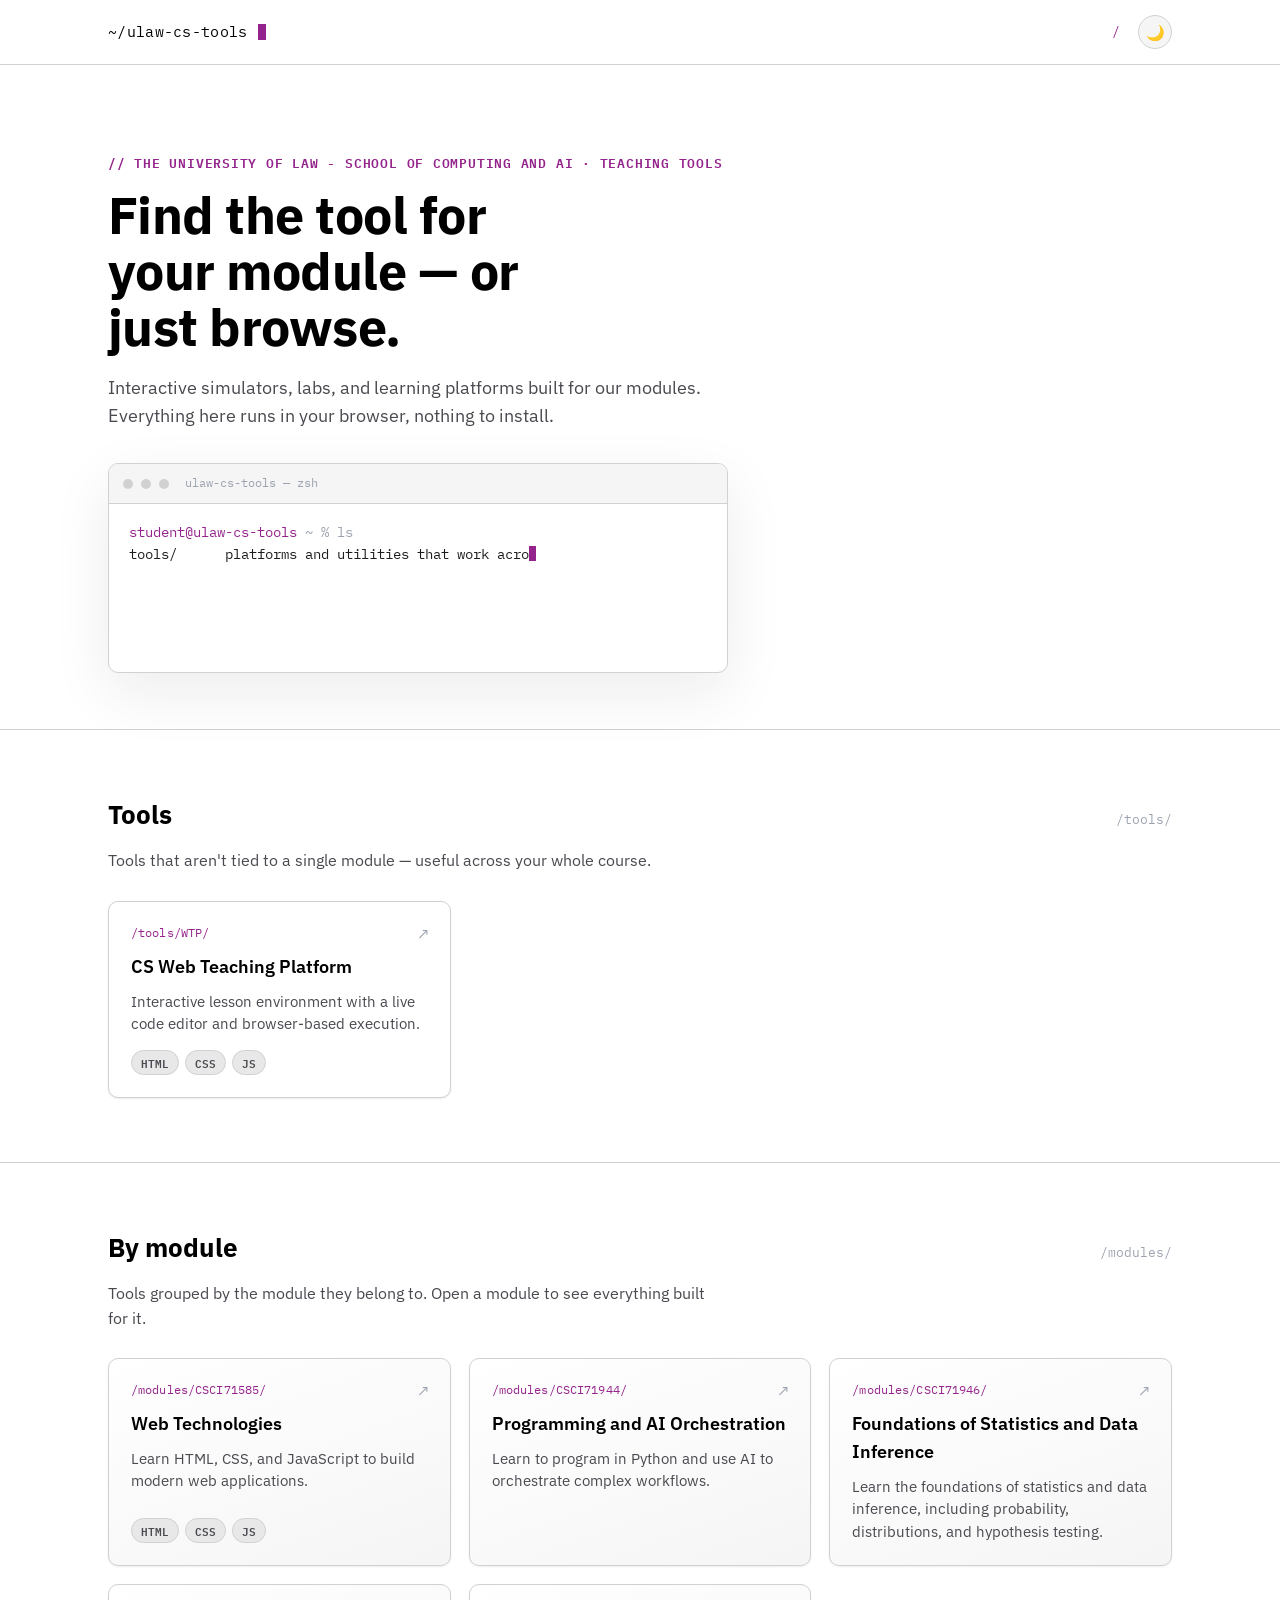
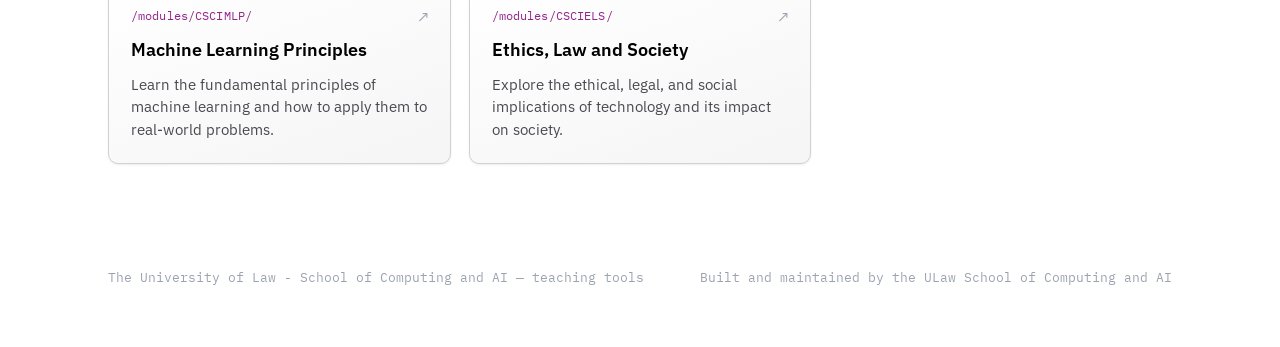
<file: index.html>
<!DOCTYPE html>
<html lang="en">
<head>
<meta charset="UTF-8">
<meta name="viewport" content="width=device-width, initial-scale=1.0">
<title>Computing Teaching Tools</title>
<meta name="description" content="Interactive teaching tools and simulators from the Computer Science team — browse by tool or by module.">
<link rel="preconnect" href="https://fonts.googleapis.com">
<link href="https://fonts.googleapis.com/css2?family=IBM+Plex+Mono:wght@400;500;600&family=IBM+Plex+Sans:wght@400;500;600;700&display=swap" rel="stylesheet">
<script>
  (function () {
    var saved = localStorage.getItem('cs-tools-theme');
    document.documentElement.setAttribute('data-theme', saved === 'dark' ? 'dark' : 'light');
  })();
</script>
<script src="https://university-of-law-computer-science.github.io/assets/terminal.js"></script>
<link rel="stylesheet" href="https://university-of-law-computer-science.github.io/assets/styles.css">
</head>
<body>

<nav class="topnav">
  <div class="wrap">
    <a class="brand" href="https://university-of-law-computer-science.github.io/index.html">
      <span>~/ulaw-cs-tools</span><span class="cursor"></span>
    </a>
    <div class="nav-right">
      <div class="crumbs"><span class="here">/</span></div>
      <button class="theme-toggle" data-theme-toggle aria-label="Toggle dark mode" aria-pressed="false">
        <span class="theme-icon moon">🌙</span>
        <span class="theme-icon sun">☀️</span>
      </button>
    </div>
  </div>
</nav>

<header class="hero">
  <div class="wrap">
    <p class="eyebrow">// THE UNIVERSITY OF LAW - SCHOOL OF COMPUTING AND AI · TEACHING TOOLS</p>
    <h1>Find the tool for your module — or just browse.</h1>
    <p class="lede">Interactive simulators, labs, and learning platforms built for our modules. Everything here runs in your browser, nothing to install.</p>

    <div class="terminal">
      <div class="bar">
        <span class="dot"></span><span class="dot"></span><span class="dot"></span>
        <span class="path">ulaw-cs-tools — zsh</span>
      </div>
      <div class="body">
        <div class="promptline"><span class="accent">student@ulaw-cs-tools</span> ~ % ls</div>
        <div class="out" data-type-target='[
          "[dir]tools/[/dir]      platforms and utilities that work across modules",
          "[dir]modules/[/dir]    per-module resource collections",
          "",
          "pick one below \u2193"
        ]'></div>
      </div>
    </div>
  </div>
</header>

<main>

  <section class="section" id="tools">
    <div class="wrap">
      <div class="section-head">
        <h2>Tools</h2>
        <span class="path-label">/tools/</span>
      </div>
      <p class="section-desc">Tools that aren't tied to a single module — useful across your whole course.</p>

      <div class="grid">
        <a class="card" href="https://university-of-law-computer-science.github.io/tools/WTP/" data-tool="wtp">
          <span class="path">/tools/WTP/</span>
          <h3>CS Web Teaching Platform</h3>
          <p>Interactive lesson environment with a live code editor and browser-based execution.</p>
          <div class="tags"><span class="tag">HTML</span><span class="tag">CSS</span><span class="tag">JS</span></div>
          <span class="arrow">↗</span>
        </a>

        <!-- Placeholder slot — duplicate this card for each additional module-independent tool
        <a class="card" href="https://university-of-law-computer-science.github.io/tools/[CODE]">
          <span class="path">/tools/[CODE]</span>
          <h3>Tool Name</h3>
          <p>Tool description goes here.</p>
          <div class="tags">Replace this text with the appropriate tags.</div>
          <span class="arrow">↗</span>
          </a> -->

      </div>
    </div>
  </section>

  <section class="section" id="modules">
    <div class="wrap">
      <div class="section-head">
        <h2>By module</h2>
        <span class="path-label">/modules/</span>
      </div>
      <p class="section-desc">Tools grouped by the module they belong to. Open a module to see everything built for it.</p>

      <div class="grid">
        <a class="card module" href="https://university-of-law-computer-science.github.io/modules/CSCI71585">
          <span class="path">/modules/CSCI71585/</span>
          <h3>Web Technologies</h3>
          <p>Learn HTML, CSS, and JavaScript to build modern web applications.</p>
          <div class="tags"><span class="tag">HTML</span><span class="tag">CSS</span><span class="tag">JS</span></div>
          <span class="arrow">↗</span>
        </a>
        <a class="card module" href="https://university-of-law-computer-science.github.io/modules/CSCI71944">
          <span class="path">/modules/CSCI71944/</span>
          <h3>Programming and AI Orchestration</h3>
          <p>Learn to program in Python and use AI to orchestrate complex workflows.</p>
          <!-- <div class="tags"><span class="tag">HTML</span><span class="tag">CSS</span><span class="tag">JS</span></div> -->
          <span class="arrow">↗</span>
        </a>
        <!-- CSCI71946 - Foundations of Statistics and Data Inference-->
        <a class="card module" href="https://university-of-law-computer-science.github.io/modules/CSCI71946">
          <span class="path">/modules/CSCI71946/</span>
          <h3>Foundations of Statistics and Data Inference</h3>
          <p>Learn the foundations of statistics and data inference, including probability, distributions, and hypothesis testing.</p>
          <!-- <div class="tags"><span class="tag">HTML</span><span class="tag">CSS</span><span class="tag">JS</span></div> -->
          <span class="arrow">↗</span>
        </a>

        <!-- CSCIMLP - Machine Learning Principles -->
        <a class="card module" href="https://university-of-law-computer-science.github.io/modules/CSCIMLP">
          <span class="path">/modules/CSCIMLP/</span>
          <h3>Machine Learning Principles</h3>
          <p>Learn the fundamental principles of machine learning and how to apply them to real-world problems.</p>
          <!-- <div class="tags"><span class="tag">HTML</span><span class="tag">CSS</span><span class="tag">JS</span></div> -->
          <span class="arrow">↗</span>
        </a>

        <!-- CSCIELS - Ethics, Law and Society -->
        <a class="card module" href="https://university-of-law-computer-science.github.io/modules/CSCIELS">
          <span class="path">/modules/CSCIELS/</span>
          <h3>Ethics, Law and Society</h3>
          <p>Explore the ethical, legal, and social implications of technology and its impact on society.</p>
          <!-- <div class="tags"><span class="tag">HTML</span><span class="tag">CSS</span><span class="tag">JS</span></div> -->
          <span class="arrow">↗</span>
        </a>

        <!-- Placeholder slot — duplicate this card for each additional module
        <a class="card module" href="https://university-of-law-computer-science.github.io/modules/[CODE]">
          <span class="path">/modules/[CODE]</span>
          <h3>Module Name</h3>
          <p>Module description goes here.</p>
          <div class="tags">Replace this text with the appropriate tags.</div>
          <span class="arrow">↗</span>
        </a> -->

      </div>
    </div>
  </section>

</main>

<footer>
  <div class="wrap">
    <span>The University of Law - School of Computing and AI — teaching tools</span>
    <span>Built and maintained by the ULaw School of Computing and AI</span>
  </div>
</footer>
<script src="https://university-of-law-computer-science.github.io/assets/theme.js"></script>
</body>
</html>
</file>
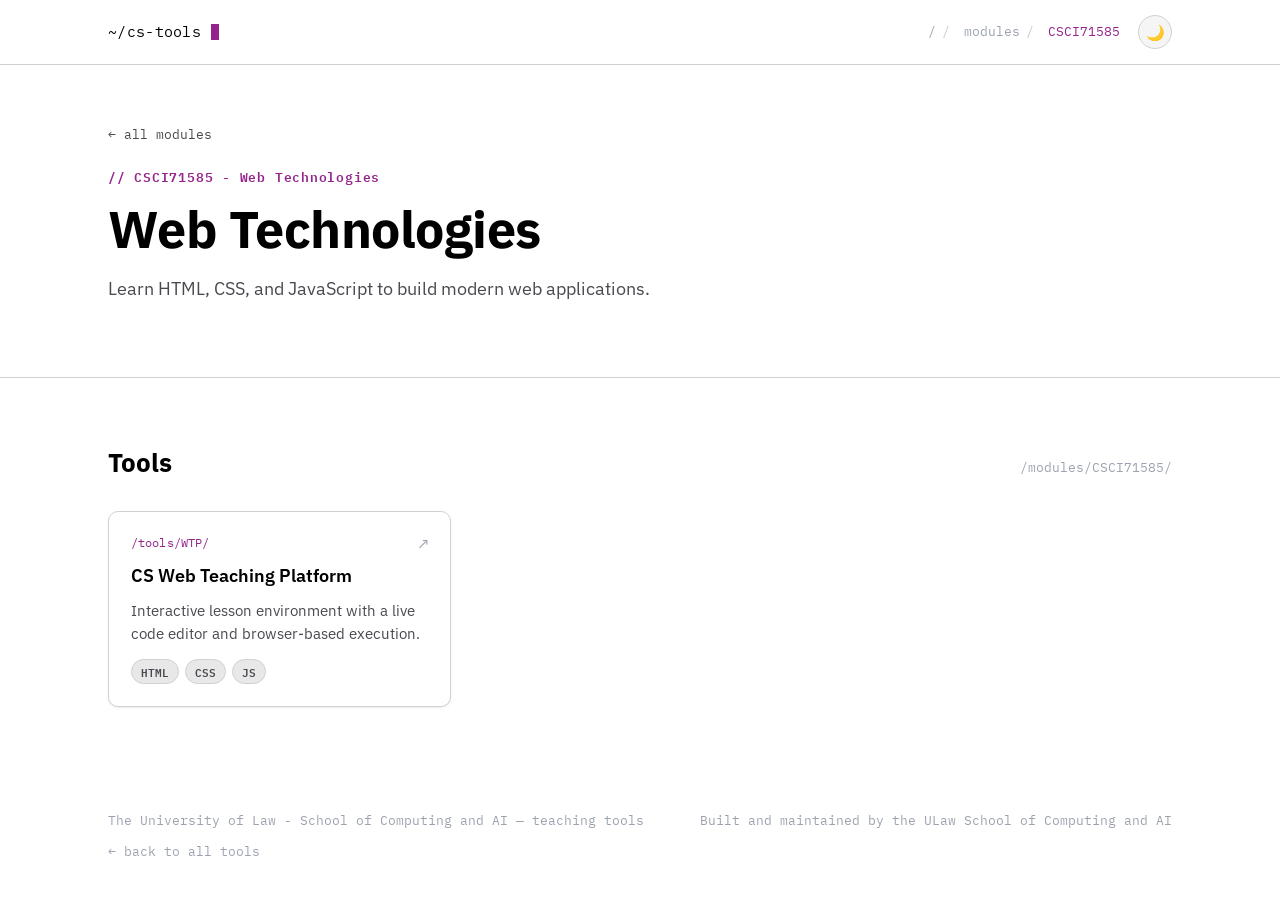
<file: modules/CSCI71585/index.html>
<!DOCTYPE html>
<html lang="en">
<head>
<meta charset="UTF-8">
<meta name="viewport" content="width=device-width, initial-scale=1.0">
<title>CSCI71585 - Web Technologies — Tools</title>
<meta name="description" content="Interactive tools for the Web Technologies module.">
<link rel="preconnect" href="https://fonts.googleapis.com">
<link href="https://fonts.googleapis.com/css2?family=IBM+Plex+Mono:wght@400;500;600&family=IBM+Plex+Sans:wght@400;500;600;700&display=swap" rel="stylesheet">
<script>
  (function () {
    var saved = localStorage.getItem('cs-tools-theme');
    document.documentElement.setAttribute('data-theme', saved === 'dark' ? 'dark' : 'light');
  })();
</script>
<link rel="stylesheet" href="https://university-of-law-computer-science.github.io/assets/styles.css">
</head>
<body>

<nav class="topnav">
  <div class="wrap">
    <a class="brand" href="https://university-of-law-computer-science.github.io/index.html">
      <span>~/cs-tools</span><span class="cursor"></span>
    </a>
    <div class="nav-right">
      <div class="crumbs">
        <a href="https://university-of-law-computer-science.github.io/index.html">/</a><span class="sep">/</span>
        <a href="https://university-of-law-computer-science.github.io/index.html#modules">modules</a><span class="sep">/</span>
        <span class="here">CSCI71585</span>
      </div>
      <button class="theme-toggle" data-theme-toggle aria-label="Toggle dark mode" aria-pressed="false">
        <span class="theme-icon moon">🌙</span>
        <span class="theme-icon sun">☀️</span>
      </button>
    </div>
  </div>
</nav>

<header class="hero" style="padding: 56px 0 40px;">
  <div class="wrap">
    <a class="back-link" href="https://university-of-law-computer-science.github.io/index.html">&larr; all modules</a>
    <p class="eyebrow">// CSCI71585 - Web Technologies</p>
    <h1>Web Technologies</h1>
    <p class="lede">Learn HTML, CSS, and JavaScript to build modern web applications.</p>
  </div>
</header>

<main>
  <section class="section">
    <div class="wrap">
      <div class="section-head">
        <h2>Tools</h2>
        <span class="path-label">/modules/CSCI71585/</span>
      </div>

      <div class="grid">
        <a class="card" href="https://university-of-law-computer-science.github.io/tools/WTP/">
          <span class="path">/tools/WTP/</span>
          <h3>CS Web Teaching Platform</h3>
          <p>Interactive lesson environment with a live code editor and browser-based execution.</p>
          <div class="tags"><span class="tag">HTML</span><span class="tag">CSS</span><span class="tag">JS</span></div>
          <span class="arrow">↗</span>
        </a>
      </div>
    </div>
  </section>
</main>

<footer>
  <div class="wrap">
    <span>The University of Law - School of Computing and AI — teaching tools</span>
    <span>Built and maintained by the ULaw School of Computing and AI</span>
    <a href="https://university-of-law-computer-science.github.io/index.html" style="color: inherit; text-decoration: none;">&larr; back to all tools</a>
  </div>
</footer>
<script src="https://university-of-law-computer-science.github.io/assets/theme.js"></script>
</body>
</html>
</file>
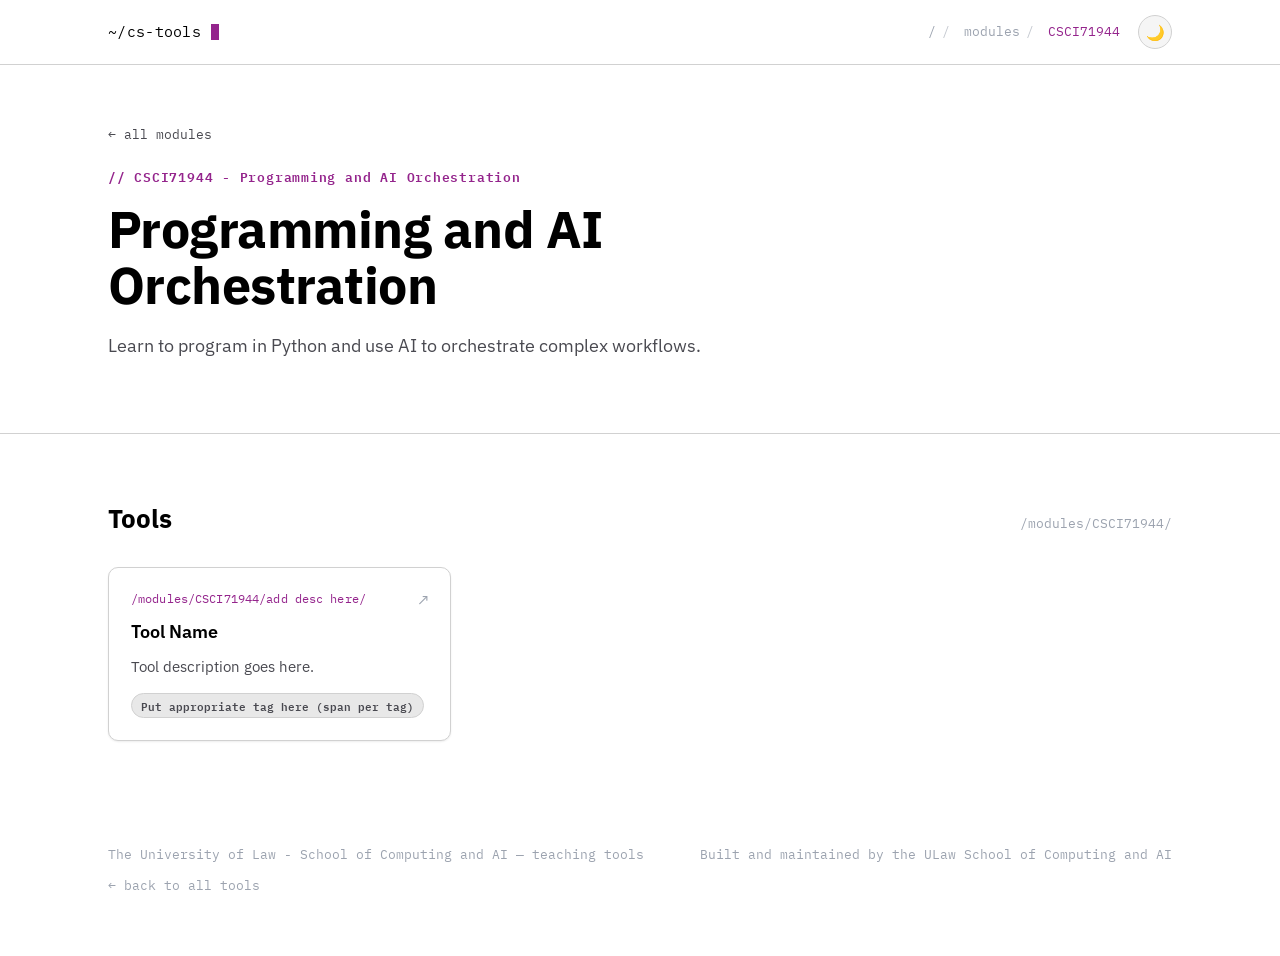
<file: modules/CSCI71944/index.html>
<!DOCTYPE html>
<html lang="en">
<head>
<meta charset="UTF-8">
<meta name="viewport" content="width=device-width, initial-scale=1.0">
<title>CSCI71944 - Programming and AI Orchestration — Tools</title>
<meta name="description" content="Interactive tools for the Programming and AI Orchestration module.">
<link rel="preconnect" href="https://fonts.googleapis.com">
<link href="https://fonts.googleapis.com/css2?family=IBM+Plex+Mono:wght@400;500;600&family=IBM+Plex+Sans:wght@400;500;600;700&display=swap" rel="stylesheet">
<script>
  (function () {
    var saved = localStorage.getItem('cs-tools-theme');
    document.documentElement.setAttribute('data-theme', saved === 'dark' ? 'dark' : 'light');
  })();
</script>
<link rel="stylesheet" href="https://university-of-law-computer-science.github.io/assets/styles.css">
</head>
<body>

<nav class="topnav">
  <div class="wrap">
    <a class="brand" href="https://university-of-law-computer-science.github.io/index.html">
      <span>~/cs-tools</span><span class="cursor"></span>
    </a>
    <div class="nav-right">
      <div class="crumbs">
        <a href="https://university-of-law-computer-science.github.io/index.html">/</a><span class="sep">/</span>
        <a href="https://university-of-law-computer-science.github.io/index.html#modules">modules</a><span class="sep">/</span>
        <span class="here">CSCI71944</span>
      </div>
      <button class="theme-toggle" data-theme-toggle aria-label="Toggle dark mode" aria-pressed="false">
        <span class="theme-icon moon">🌙</span>
        <span class="theme-icon sun">☀️</span>
      </button>
    </div>
  </div>
</nav>

<header class="hero" style="padding: 56px 0 40px;">
  <div class="wrap">
    <a class="back-link" href="https://university-of-law-computer-science.github.io/index.html">&larr; all modules</a>
    <p class="eyebrow">// CSCI71944 - Programming and AI Orchestration</p>
    <h1>Programming and AI Orchestration</h1>
    <p class="lede">Learn to program in Python and use AI to orchestrate complex workflows.</p>
  </div>
</header>

<main>
  <section class="section">
    <div class="wrap">
      <div class="section-head">
        <h2>Tools</h2>
        <span class="path-label">/modules/CSCI71944/</span>
      </div>

      <div class="grid">
        <!-- Placeholder slot — duplicate this card for each additional tool -->
        <a class="card" href="https://university-of-law-computer-science.github.io/CSCI71944/ADD-HERE/">
          <span class="path">/modules/CSCI71944/add desc here/</span>
          <h3>Tool Name</h3>
          <p>Tool description goes here.</p>
          <div class="tags"><span class="tag">Put appropriate tag here (span per tag)</span></div>
          <span class="arrow">↗</span>
        </a>
      </div>
    </div>
  </section>
</main>

<footer>
  <div class="wrap">
    <span>The University of Law - School of Computing and AI — teaching tools</span>
    <span>Built and maintained by the ULaw School of Computing and AI</span>
    <a href="https://university-of-law-computer-science.github.io/index.html" style="color: inherit; text-decoration: none;">&larr; back to all tools</a>
  </div>
</footer>
<script src="https://university-of-law-computer-science.github.io/assets/theme.js"></script>
</body>
</html>
</file>
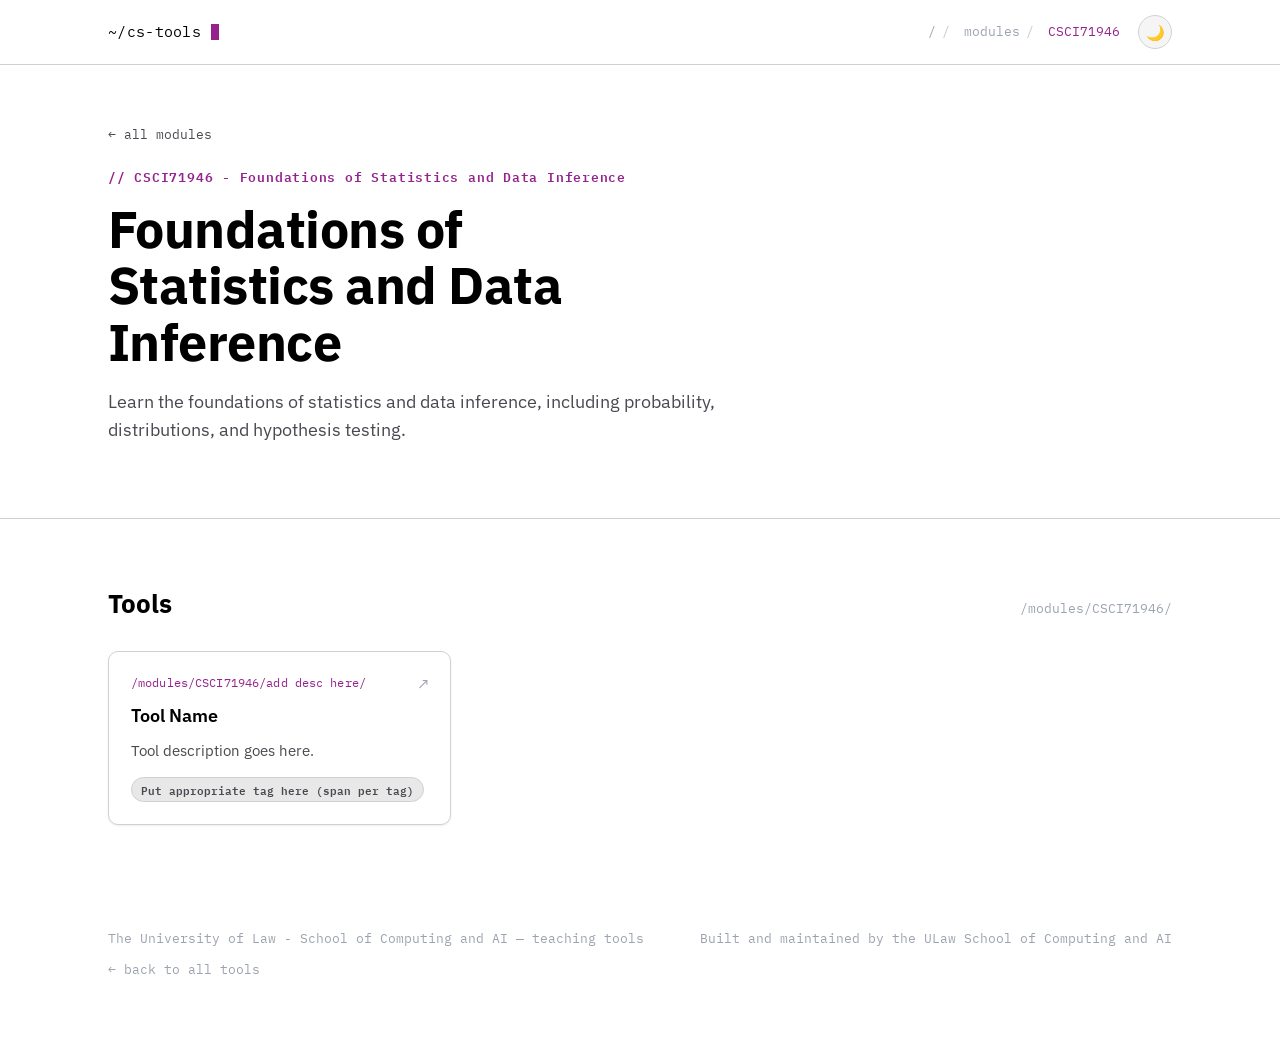
<file: modules/CSCI71946/index.html>
<!DOCTYPE html>
<html lang="en">
<head>
<meta charset="UTF-8">
<meta name="viewport" content="width=device-width, initial-scale=1.0">
<title>CSCI71946 - Foundations of Statistics and Data Inference — Tools</title>
<meta name="description" content="Interactive tools for the Foundations of Statistics and Data Inference module.">
<link rel="preconnect" href="https://fonts.googleapis.com">
<link href="https://fonts.googleapis.com/css2?family=IBM+Plex+Mono:wght@400;500;600&family=IBM+Plex+Sans:wght@400;500;600;700&display=swap" rel="stylesheet">
<script>
  (function () {
    var saved = localStorage.getItem('cs-tools-theme');
    document.documentElement.setAttribute('data-theme', saved === 'dark' ? 'dark' : 'light');
  })();
</script>
<link rel="stylesheet" href="https://university-of-law-computer-science.github.io/assets/styles.css">
</head>
<body>

<nav class="topnav">
  <div class="wrap">
    <a class="brand" href="https://university-of-law-computer-science.github.io/index.html">
      <span>~/cs-tools</span><span class="cursor"></span>
    </a>
    <div class="nav-right">
      <div class="crumbs">
        <a href="https://university-of-law-computer-science.github.io/index.html">/</a><span class="sep">/</span>
        <a href="https://university-of-law-computer-science.github.io/index.html#modules">modules</a><span class="sep">/</span>
        <span class="here">CSCI71946</span>
      </div>
      <button class="theme-toggle" data-theme-toggle aria-label="Toggle dark mode" aria-pressed="false">
        <span class="theme-icon moon">🌙</span>
        <span class="theme-icon sun">☀️</span>
      </button>
    </div>
  </div>
</nav>

<header class="hero" style="padding: 56px 0 40px;">
  <div class="wrap">
    <a class="back-link" href="https://university-of-law-computer-science.github.io/index.html">&larr; all modules</a>
    <p class="eyebrow">// CSCI71946 - Foundations of Statistics and Data Inference</p>
    <h1>Foundations of Statistics and Data Inference</h1>
    <p class="lede">Learn the foundations of statistics and data inference, including probability, distributions, and hypothesis testing.</p>
  </div>
</header>

<main>
  <section class="section">
    <div class="wrap">
      <div class="section-head">
        <h2>Tools</h2>
        <span class="path-label">/modules/CSCI71946/</span>
      </div>

      <div class="grid">
        <a class="card" href="https://university-of-law-computer-science.github.io/CSCI71946/ADD-HERE/">
          <span class="path">/modules/CSCI71946/add desc here/</span>
          <h3>Tool Name</h3>
          <p>Tool description goes here.</p>
          <div class="tags"><span class="tag">Put appropriate tag here (span per tag)</span></div>
          <span class="arrow">↗</span>
        </a>
      </div>
    </div>
  </section>
</main>

<footer>
  <div class="wrap">
    <span>The University of Law - School of Computing and AI — teaching tools</span>
    <span>Built and maintained by the ULaw School of Computing and AI</span>
    <a href="https://university-of-law-computer-science.github.io/index.html" style="color: inherit; text-decoration: none;">&larr; back to all tools</a>
  </div>
</footer>
<script src="https://university-of-law-computer-science.github.io/assets/theme.js"></script>
</body>
</html>
</file>
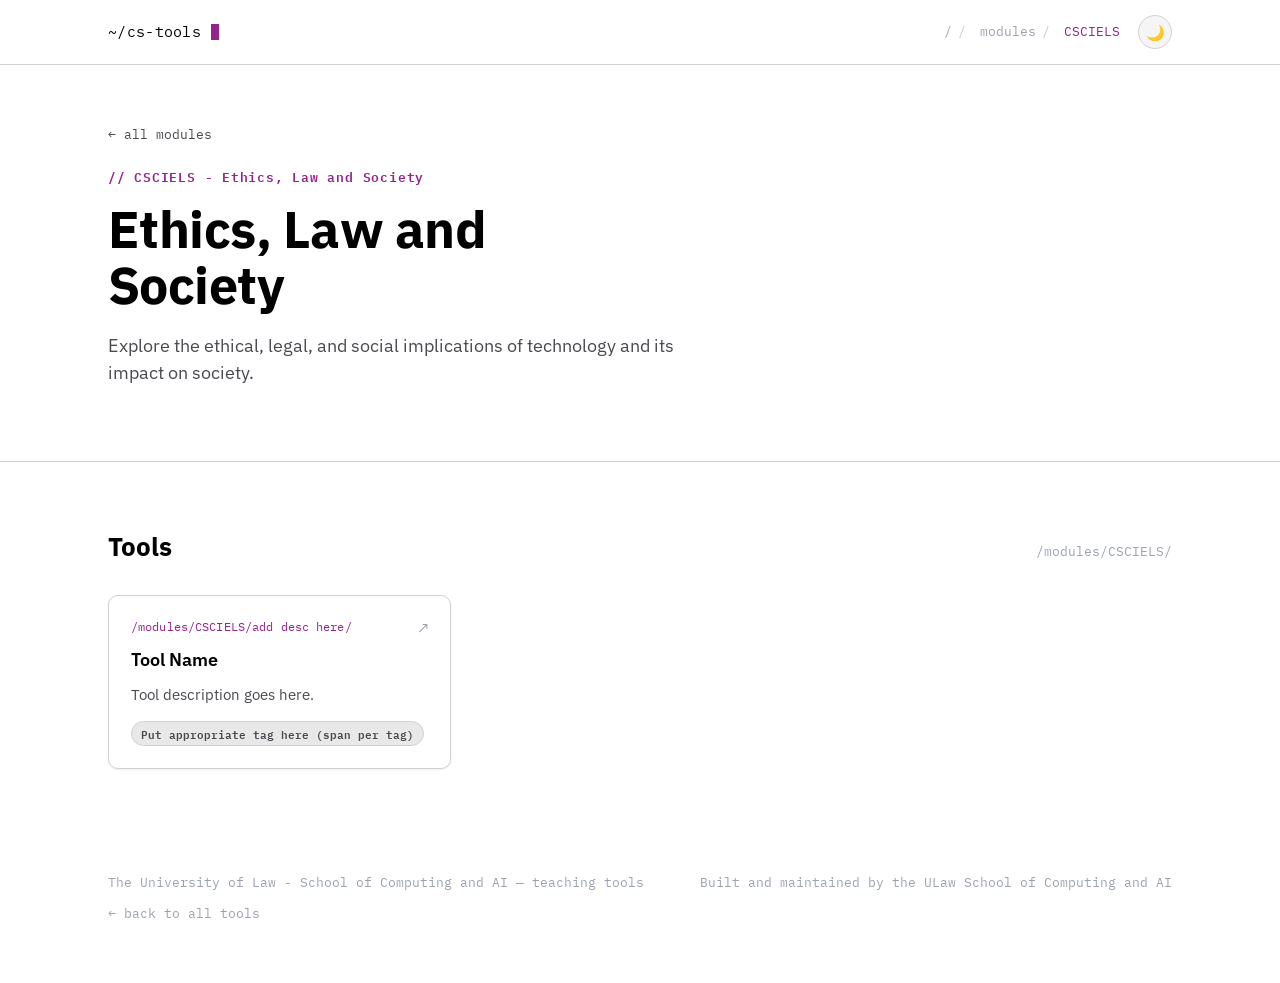
<file: modules/CSCIELS/index.html>
<!DOCTYPE html>
<html lang="en">
<head>
<meta charset="UTF-8">
<meta name="viewport" content="width=device-width, initial-scale=1.0">
<title>CSCIELS - Ethics, Law and Society — Tools</title>
<meta name="description" content="Interactive tools for the Ethics, Law and Society module.">
<link rel="preconnect" href="https://fonts.googleapis.com">
<link href="https://fonts.googleapis.com/css2?family=IBM+Plex+Mono:wght@400;500;600&family=IBM+Plex+Sans:wght@400;500;600;700&display=swap" rel="stylesheet">
<script>
  (function () {
    var saved = localStorage.getItem('cs-tools-theme');
    document.documentElement.setAttribute('data-theme', saved === 'dark' ? 'dark' : 'light');
  })();
</script>
<link rel="stylesheet" href="https://university-of-law-computer-science.github.io/assets/styles.css">
</head>
<body>

<nav class="topnav">
  <div class="wrap">
    <a class="brand" href="https://university-of-law-computer-science.github.io/index.html">
      <span>~/cs-tools</span><span class="cursor"></span>
    </a>
    <div class="nav-right">
      <div class="crumbs">
        <a href="https://university-of-law-computer-science.github.io/index.html">/</a><span class="sep">/</span>
        <a href="https://university-of-law-computer-science.github.io/index.html#modules">modules</a><span class="sep">/</span>
        <span class="here">CSCIELS</span>
      </div>
      <button class="theme-toggle" data-theme-toggle aria-label="Toggle dark mode" aria-pressed="false">
        <span class="theme-icon moon">🌙</span>
        <span class="theme-icon sun">☀️</span>
      </button>
    </div>
  </div>
</nav>

<header class="hero" style="padding: 56px 0 40px;">
  <div class="wrap">
    <a class="back-link" href="https://university-of-law-computer-science.github.io/index.html">&larr; all modules</a>
    <p class="eyebrow">// CSCIELS - Ethics, Law and Society</p>
    <h1>Ethics, Law and Society</h1>
    <p class="lede">Explore the ethical, legal, and social implications of technology and its impact on society.</p>
  </div>
</header>

<main>
  <section class="section">
    <div class="wrap">
      <div class="section-head">
        <h2>Tools</h2>
        <span class="path-label">/modules/CSCIELS/</span>
      </div>

      <div class="grid">
        <a class="card" href="https://university-of-law-computer-science.github.io/CSCIELS/ADD-HERE/">
          <span class="path">/modules/CSCIELS/add desc here/</span>
          <h3>Tool Name</h3>
          <p>Tool description goes here.</p>
          <div class="tags"><span class="tag">Put appropriate tag here (span per tag)</span></div>
          <span class="arrow">↗</span>
        </a>
      </div>
    </div>
  </section>
</main>

<footer>
  <div class="wrap">
    <span>The University of Law - School of Computing and AI — teaching tools</span>
    <span>Built and maintained by the ULaw School of Computing and AI</span>
    <a href="https://university-of-law-computer-science.github.io/index.html" style="color: inherit; text-decoration: none;">&larr; back to all tools</a>
  </div>
</footer>
<script src="https://university-of-law-computer-science.github.io/assets/theme.js"></script>
</body>
</html>
</file>
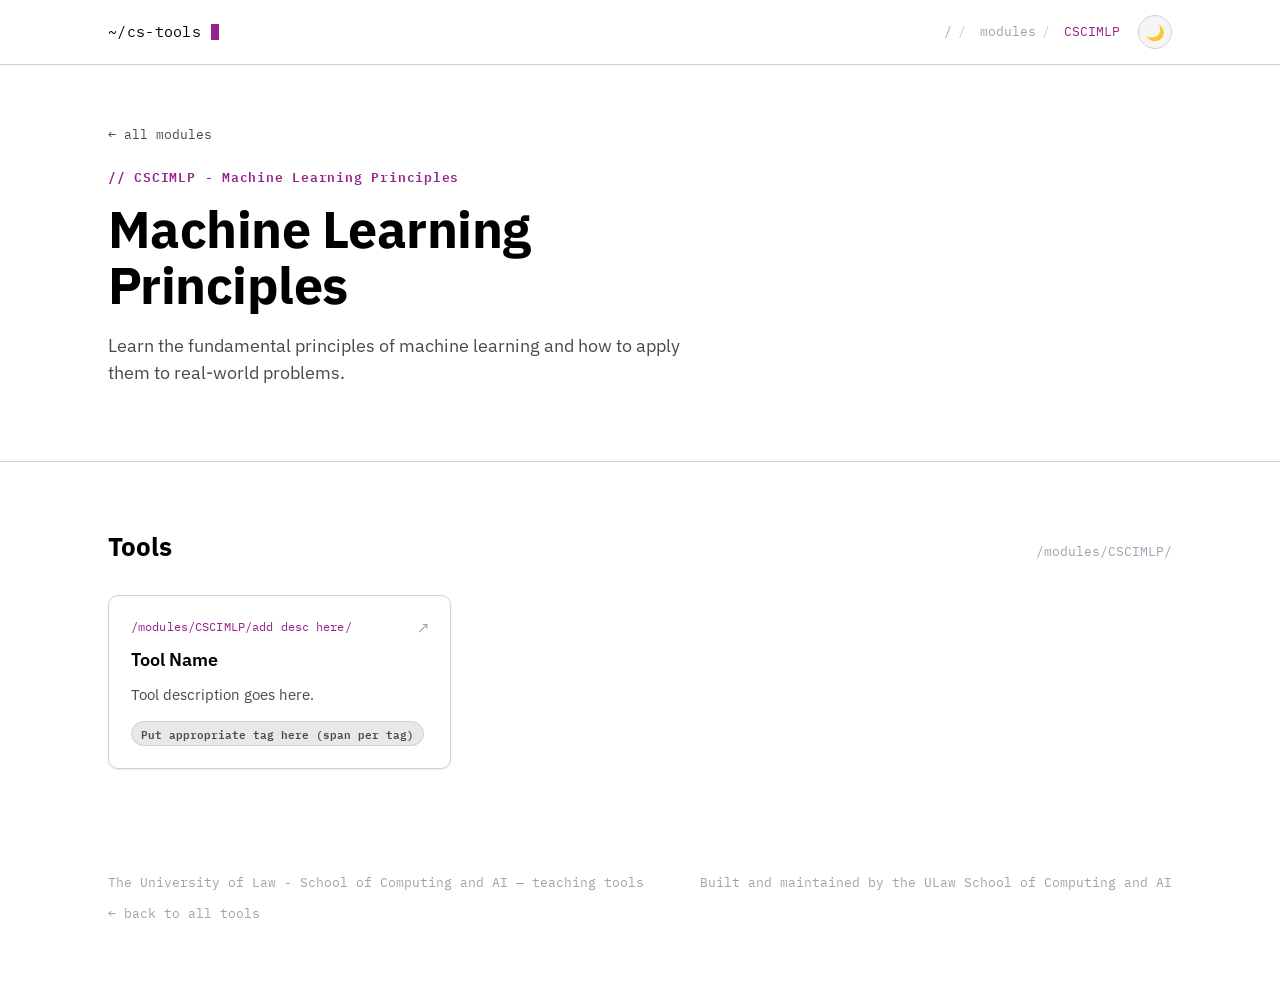
<file: modules/CSCIMLP/index.html>
<!DOCTYPE html>
<html lang="en">
<head>
<meta charset="UTF-8">
<meta name="viewport" content="width=device-width, initial-scale=1.0">
<title>CSCIMLP - Machine Learning Principles — Tools</title>
<meta name="description" content="Interactive tools for the Machine Learning Principles module.">
<link rel="preconnect" href="https://fonts.googleapis.com">
<link href="https://fonts.googleapis.com/css2?family=IBM+Plex+Mono:wght@400;500;600&family=IBM+Plex+Sans:wght@400;500;600;700&display=swap" rel="stylesheet">
<script>
  (function () {
    var saved = localStorage.getItem('cs-tools-theme');
    document.documentElement.setAttribute('data-theme', saved === 'dark' ? 'dark' : 'light');
  })();
</script>
<link rel="stylesheet" href="https://university-of-law-computer-science.github.io/assets/styles.css">
</head>
<body>

<nav class="topnav">
  <div class="wrap">
    <a class="brand" href="https://university-of-law-computer-science.github.io/index.html">
      <span>~/cs-tools</span><span class="cursor"></span>
    </a>
    <div class="nav-right">
      <div class="crumbs">
        <a href="https://university-of-law-computer-science.github.io/index.html">/</a><span class="sep">/</span>
        <a href="https://university-of-law-computer-science.github.io/index.html#modules">modules</a><span class="sep">/</span>
        <span class="here">CSCIMLP</span>
      </div>
      <button class="theme-toggle" data-theme-toggle aria-label="Toggle dark mode" aria-pressed="false">
        <span class="theme-icon moon">🌙</span>
        <span class="theme-icon sun">☀️</span>
      </button>
    </div>
  </div>
</nav>

<header class="hero" style="padding: 56px 0 40px;">
  <div class="wrap">
    <a class="back-link" href="https://university-of-law-computer-science.github.io/index.html">&larr; all modules</a>
    <p class="eyebrow">// CSCIMLP - Machine Learning Principles</p>
    <h1>Machine Learning Principles</h1>
    <p class="lede">Learn the fundamental principles of machine learning and how to apply them to real-world problems.</p>
  </div>
</header>

<main>
  <section class="section">
    <div class="wrap">
      <div class="section-head">
        <h2>Tools</h2>
        <span class="path-label">/modules/CSCIMLP/</span>
      </div>

      <div class="grid">
        <a class="card" href="https://university-of-law-computer-science.github.io/CSCIMLP/ADD-HERE/">
          <span class="path">/modules/CSCIMLP/add desc here/</span>
          <h3>Tool Name</h3>
          <p>Tool description goes here.</p>
          <div class="tags"><span class="tag">Put appropriate tag here (span per tag)</span></div>
          <span class="arrow">↗</span>
        </a>
      </div>
    </div>
  </section>
</main>

<footer>
  <div class="wrap">
    <span>The University of Law - School of Computing and AI — teaching tools</span>
    <span>Built and maintained by the ULaw School of Computing and AI</span>
    <a href="https://university-of-law-computer-science.github.io/index.html" style="color: inherit; text-decoration: none;">&larr; back to all tools</a>
  </div>
</footer>
<script src="https://university-of-law-computer-science.github.io/assets/theme.js"></script>
</body>
</html>
</file>
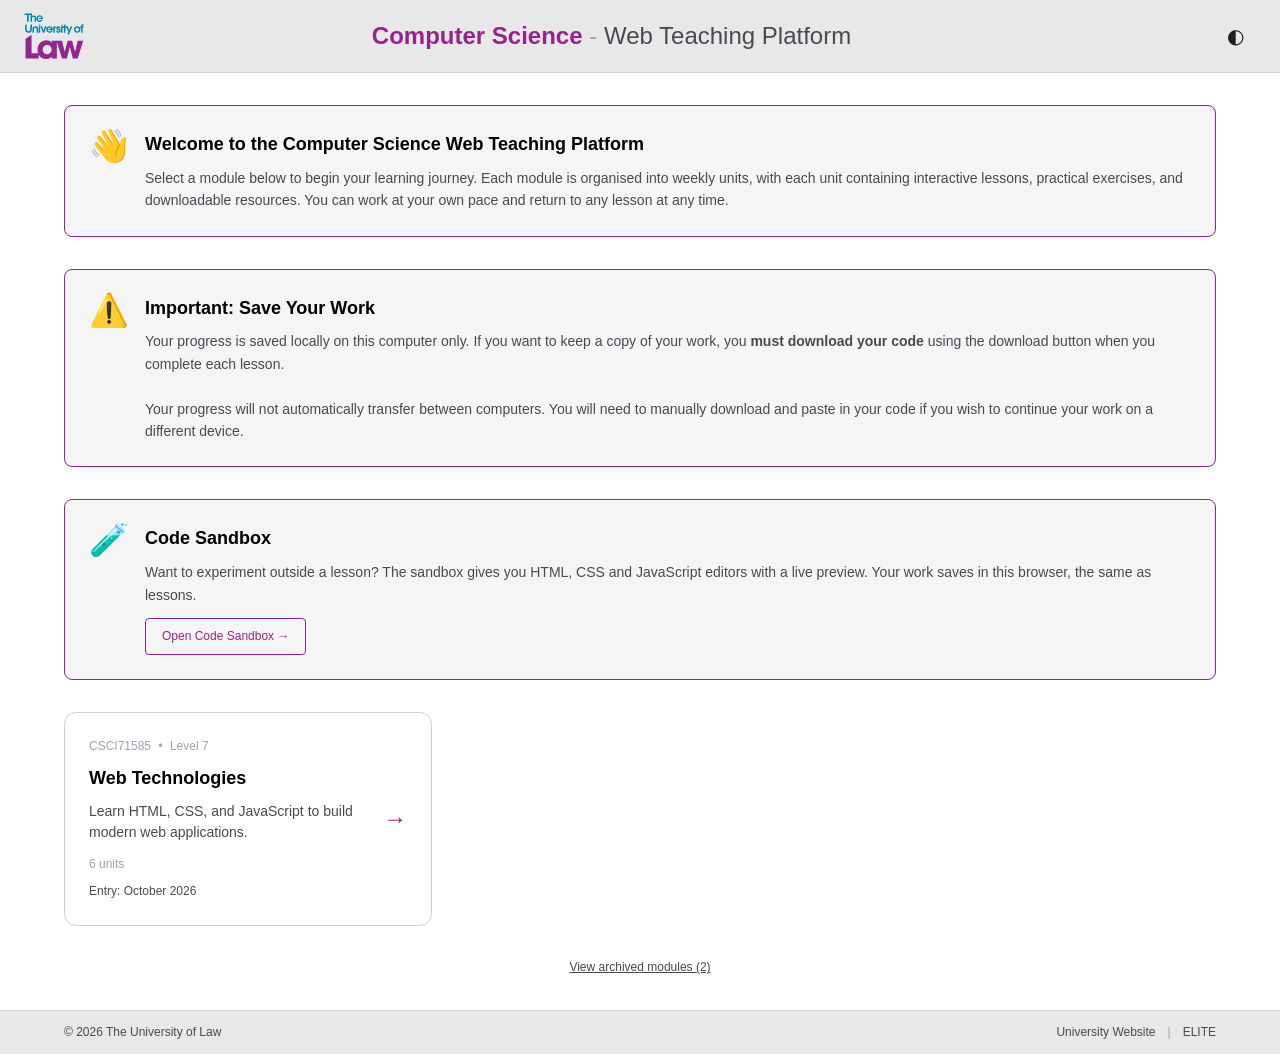
<file: tools/WTP/index.html>
<!DOCTYPE html>
<html lang="en">
<head>
    <meta charset="UTF-8">
    <meta name="viewport" content="width=device-width, initial-scale=1.0">
    <title>Course Modules | CS WTP</title>
    <link rel="icon" type="image/svg+xml" href="assets/icons/ulaw-logo.svg">
    <link rel="stylesheet" href="css/variables.css">
    <link rel="stylesheet" href="css/common.css">
    <link rel="stylesheet" href="css/module-list.css">

    <!-- Page-specific CSS here -->
</head>
<body>
    <!-- GLOBAL HEADER -->
    <header class="global-header">
        <div class="header-container">
            <div class="header-left">
                <div class="logo">
                    <img src="assets/icons/ulaw-logo.svg" alt="The University of Law Logo">
                </div>
            </div>
            <div class="header-center">
                <p class="platform-title">
                    <span class="subject">Computer Science</span>
                    <span class="separator"> - </span>
                    <span class="platform">Web Teaching Platform</span>
                </p>
            </div>
            <div class="header-right">
                <button class="nav-btn" id="darkModeToggle" aria-label="Toggle dark mode">
                    <span id="darkModeIcon" class="theme-icon">◐</span>
                </button>
            </div>
        </div>
    </header>

    <!-- MAIN CONTENT -->
    <main class="main-content">
        <div class="info-banner">
            <div class="banner-icon">👋</div>
            <div class="banner-content">
                <h2 class="banner-title">Welcome to the Computer Science Web Teaching Platform</h2>
                <p class="banner-text">Select a module below to begin your learning journey. Each module is organised into weekly units, with each unit containing interactive lessons, practical exercises, and downloadable resources. You can work at your own pace and return to any lesson at any time.</p>
            </div>
        </div>
        <div class="info-banner">
            <div class="banner-icon">⚠️</div>
            <div class="banner-content">
                <h2 class="banner-title">Important: Save Your Work</h2>
                <p class="banner-text">Your progress is saved locally on this computer only. If you want to keep a copy of your work, you <strong>must download your code</strong> using the download button when you complete each lesson.</p>
                <br>
                <p class="banner-text">Your progress will not automatically transfer between computers. You will need to manually download and paste in your code if you wish to continue your work on a different device.</p>
            </div>
        </div>
        <div class="info-banner">
            <div class="banner-icon">🧪</div>
            <div class="banner-content">
                <h2 class="banner-title">Code Sandbox</h2>
                <p class="banner-text">Want to experiment outside a lesson? The sandbox gives you HTML, CSS and JavaScript editors with a live preview. Your work saves in this browser, the same as lessons.</p>
                <a href="lesson.html?module=sandbox" class="sandbox-link">Open Code Sandbox →</a>
            </div>
        </div>

        <div class="module-grid" id="moduleGrid">
        </div>
    </main>

    <!-- GLOBAL FOOTER -->
    <footer class="global-footer">
        <div class="footer-container">
            <p class="copyright">© 2026 The University of Law</p>
            <nav class="footer-links">
                <a href="https://www.law.ac.uk" target="_blank">University Website</a>
                <span class="separator">|</span>
                <a href="https://elite.law.ac.uk" target="_blank">ELITE</a>
            </nav>
        </div>
    </footer>
    <script src="js/module-list.js"></script>
    <script src="js/dark-mode.js"></script>
</body>
</html>
</file>
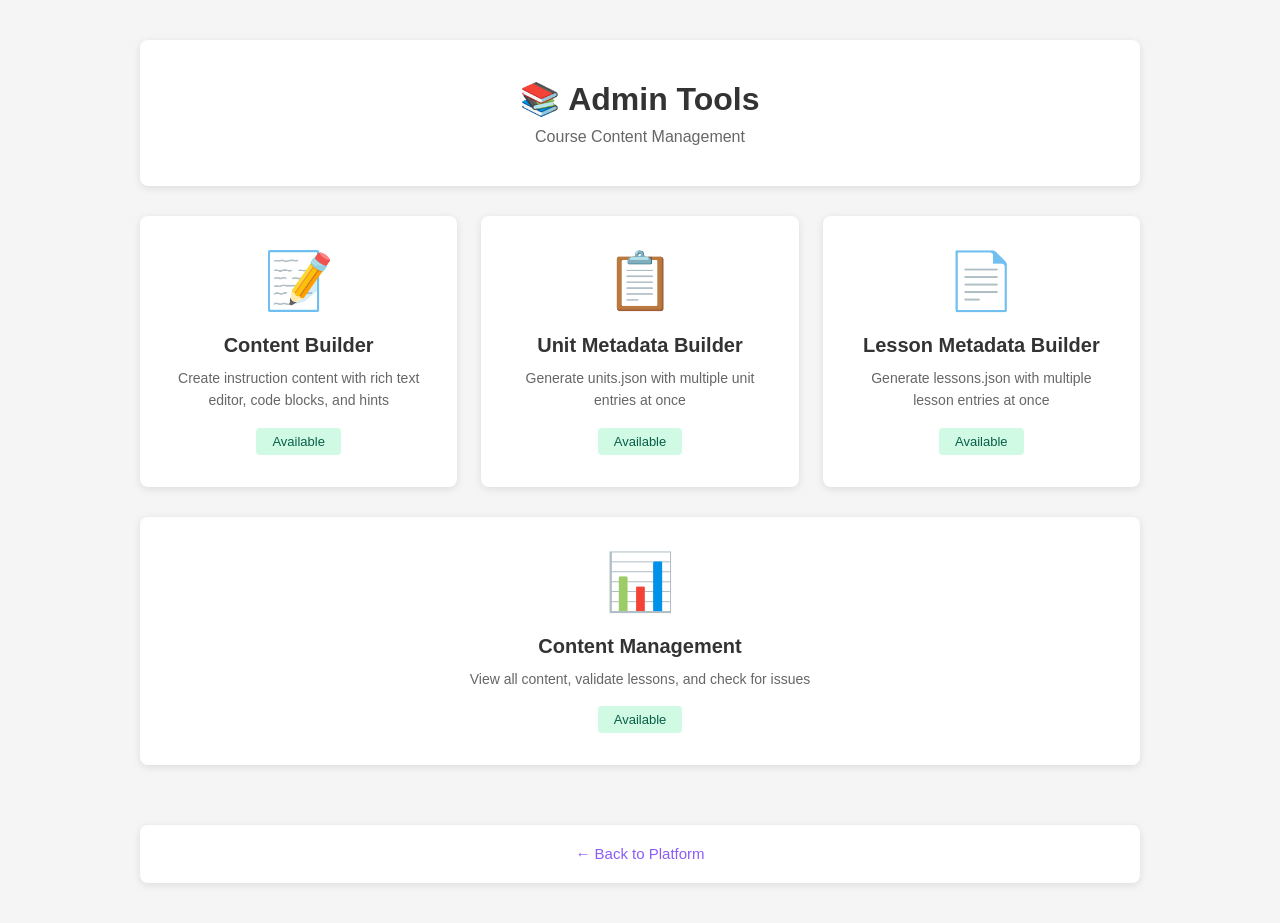
<file: tools/WTP/admin/index.html>
<!DOCTYPE html>
<html lang="en">
<head>
    <meta charset="UTF-8">
    <meta name="viewport" content="width=device-width, initial-scale=1.0">
    <link rel="icon" type="image/svg+xml" href="../assets/icons/ulaw-logo.svg">
    <title>Admin Tools - CS WTP</title>
    <style>
        * {
            margin: 0;
            padding: 0;
            box-sizing: border-box;
        }

        body {
            font-family: -apple-system, BlinkMacSystemFont, 'Segoe UI', Roboto, sans-serif;
            background: #f5f5f5;
            padding: 40px 20px;
            min-height: 100vh;
        }

        .container {
            max-width: 1000px;
            margin: 0 auto;
        }

        .header {
            background: white;
            border-radius: 8px;
            box-shadow: 0 2px 8px rgba(0,0,0,0.1);
            padding: 40px;
            margin-bottom: 30px;
            text-align: center;
        }

        .header h1 {
            color: #333;
            font-size: 32px;
            margin-bottom: 10px;
        }

        .header p {
            color: #666;
            font-size: 16px;
        }

        .tools-grid {
            display: grid;
            grid-template-columns: repeat(auto-fit, minmax(300px, 1fr));
            gap: 24px;
            margin-bottom: 30px;
        }

        .tool-card {
            background: white;
            border-radius: 8px;
            box-shadow: 0 2px 8px rgba(0,0,0,0.1);
            padding: 30px;
            text-decoration: none;
            color: inherit;
            transition: all 0.3s ease;
            display: flex;
            flex-direction: column;
            align-items: center;
            text-align: center;
            border: 2px solid transparent;
        }

        .content-management {
            margin-bottom: 60px;
        }

        .tool-card:hover {
            transform: translateY(-4px);
            box-shadow: 0 4px 16px rgba(0,0,0,0.15);
            border-color: #8b5cf6;
        }

        .tool-card-disabled {
            opacity: 0.5;
            cursor: not-allowed;
        }

        .tool-card-disabled:hover {
            transform: none;
            box-shadow: 0 2px 8px rgba(0,0,0,0.1);
            border-color: transparent;
        }

        .tool-icon {
            font-size: 3.5rem;
            margin-bottom: 20px;
        }

        .tool-card h2 {
            font-size: 20px;
            color: #333;
            margin-bottom: 10px;
            font-weight: 600;
        }

        .tool-card p {
            color: #666;
            font-size: 14px;
            line-height: 1.6;
        }

        .tool-status {
            margin-top: 16px;
            padding: 6px 16px;
            border-radius: 4px;
            font-size: 13px;
            font-weight: 500;
        }

        .status-available {
            background: #d1fae5;
            color: #065f46;
        }

        .status-coming-soon {
            background: #fef3c7;
            color: #92400e;
        }

        .back-link {
            text-align: center;
            background: white;
            border-radius: 8px;
            box-shadow: 0 2px 8px rgba(0,0,0,0.1);
            padding: 20px;
        }

        .back-link a {
            color: #8b5cf6;
            text-decoration: none;
            font-size: 15px;
            font-weight: 500;
            transition: color 0.2s;
        }

        .back-link a:hover {
            color: #7c3aed;
            text-decoration: underline;
        }
    </style>
</head>
<body>
    <div class="container">
        <div class="header">
            <h1>📚 Admin Tools</h1>
            <p>Course Content Management</p>
        </div>

        <div class="tools-grid">
            <!-- Content Builder (Available) -->
            <a href="content-builder.html" class="tool-card">
                <div class="tool-icon">📝</div>
                <h2>Content Builder</h2>
                <p>Create instruction content with rich text editor, code blocks, and hints</p>
                <span class="tool-status status-available">Available</span>
            </a>

            <!-- Unit Metadata Builder (Coming Soon) -->
            <a href="unit-metadata-builder.html" class="tool-card">
                <div class="tool-icon">📋</div>
                <h2>Unit Metadata Builder</h2>
                <p>Generate units.json with multiple unit entries at once</p>
                <span class="tool-status status-available">Available</span>
            </a>

            <!-- Lesson Metadata Builder (Coming Soon) -->
            <a href="lesson-metadata-builder.html" class="tool-card">
                <div class="tool-icon">📄</div>
                <h2>Lesson Metadata Builder</h2>
                <p>Generate lessons.json with multiple lesson entries at once</p>
                <span class="tool-status status-available">Available</span>
            </a>
        </div>

        <a href="content-management.html" class="tool-card content-management">
            <div class="tool-icon">📊</div>
            <h2>Content Management</h2>
            <p>View all content, validate lessons, and check for issues</p>
            <span class="tool-status status-available">Available</span>
        </a>

        <div class="back-link">
            <a href="../index.html">← Back to Platform</a>
        </div>
    </div>
</body>
</html>
</file>
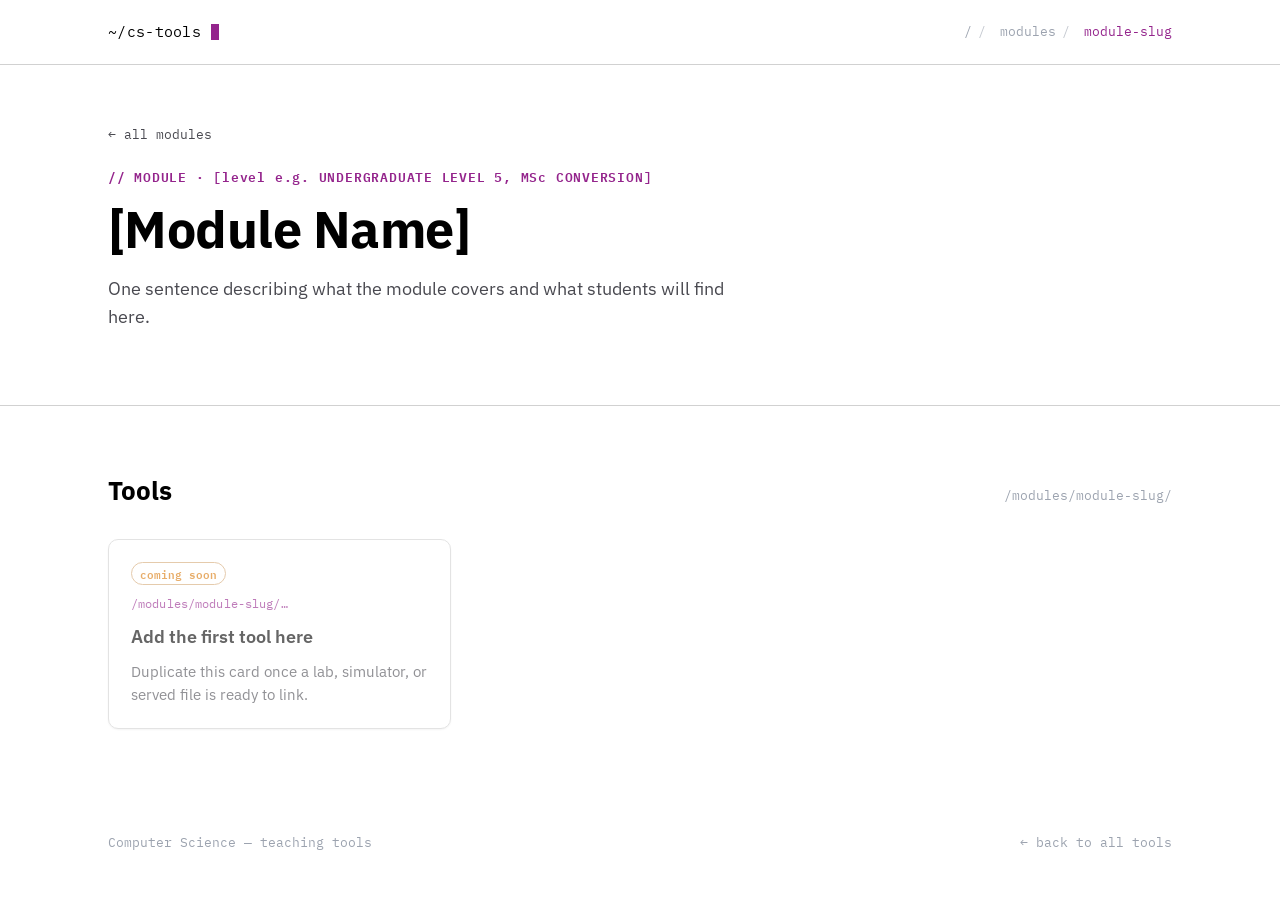
<file: assets/_template.html>
<!DOCTYPE html>
<html lang="en">
<head>
<meta charset="UTF-8">
<meta name="viewport" content="width=device-width, initial-scale=1.0">
<title>[Module Name] — Tools</title>
<meta name="description" content="Interactive tools for the [Module Name] module.">
<link rel="preconnect" href="https://fonts.googleapis.com">
<link href="https://fonts.googleapis.com/css2?family=IBM+Plex+Mono:wght@400;500;600&family=IBM+Plex+Sans:wght@400;500;600;700&display=swap" rel="stylesheet">
<link rel="stylesheet" href="../assets/styles.css">
</head>
<body>

<nav class="topnav">
  <div class="wrap">
    <a class="brand" href="../index.html">
      <span>~/cs-tools</span><span class="cursor"></span>
    </a>
    <div class="crumbs">
      <a href="../index.html">/</a><span class="sep">/</span>
      <a href="../index.html#modules">modules</a><span class="sep">/</span>
      <span class="here">module-slug</span>
    </div>
  </div>
</nav>

<header class="hero" style="padding: 56px 0 40px;">
  <div class="wrap">
    <a class="back-link" href="../index.html">&larr; all modules</a>
    <p class="eyebrow">// MODULE · [level e.g. UNDERGRADUATE LEVEL 5, MSc CONVERSION]</p>
    <h1>[Module Name]</h1>
    <p class="lede">One sentence describing what the module covers and what students will find here.</p>
  </div>
</header>

<main>
  <section class="section">
    <div class="wrap">
      <div class="section-head">
        <h2>Tools</h2>
        <span class="path-label">/modules/module-slug/</span>
      </div>

      <div class="grid">

        <div class="card placeholder">
          <span class="status soon">coming soon</span>
          <span class="path">/modules/module-slug/…</span>
          <h3>Add the first tool here</h3>
          <p>Duplicate this card once a lab, simulator, or served file is ready to link.</p>
        </div>

      </div>
    </div>
  </section>
</main>

<footer>
  <div class="wrap">
    <span>Computer Science — teaching tools</span>
    <a href="../index.html" style="color: inherit; text-decoration: none;">&larr; back to all tools</a>
  </div>
</footer>

</body>
</html>
</file>
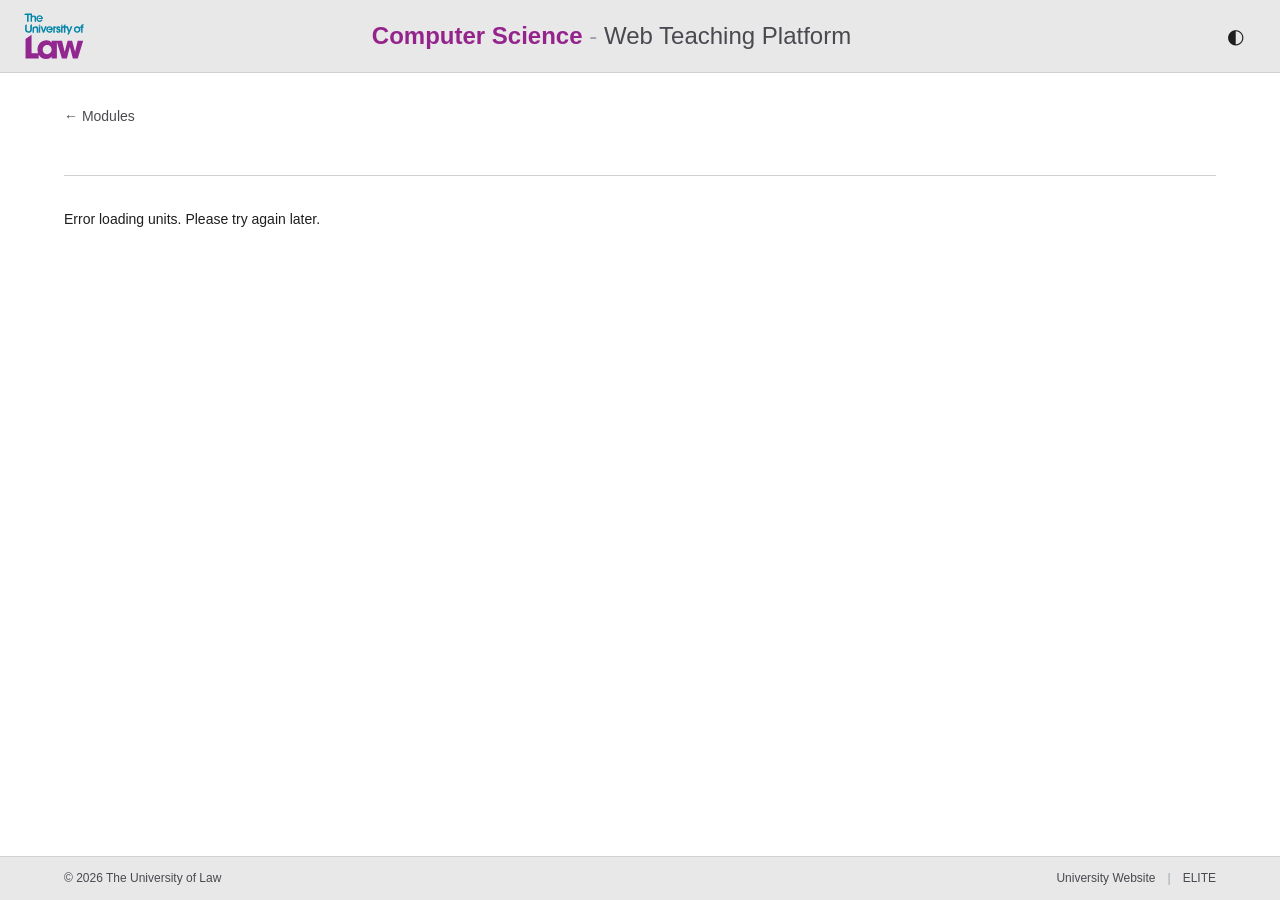
<file: tools/WTP/units.html>
<!DOCTYPE html>
<html lang="en">
<head>
    <meta charset="UTF-8">
    <meta name="viewport" content="width=device-width, initial-scale=1.0">
    <title>Web Technologies | CS WTP</title>
    <link rel="icon" type="image/svg+xml" href="assets/icons/ulaw-logo.svg">
    <link rel="stylesheet" href="css/variables.css">
    <link rel="stylesheet" href="css/common.css">
    <link rel="stylesheet" href="css/unit-list.css">
</head>
<body>
    <!-- GLOBAL HEADER -->
    <header class="global-header">
        <div class="header-container">
            <div class="header-left">
                <div class="logo">
                    <img src="assets/icons/ulaw-logo.svg" alt="The University of Law Logo">
                </div>
            </div>
            <div class="header-center">
                <p class="platform-title">
                    <span class="subject">Computer Science</span>
                    <span class="separator"> - </span>
                    <span class="platform">Web Teaching Platform</span>
                </p>
            </div>
            <div class="header-right">
                <button class="nav-btn" id="darkModeToggle" aria-label="Toggle dark mode">
                    <span id="darkModeIcon" class="theme-icon">◐</span>
                </button>
            </div>
        </div>
    </header>

    <!-- MAIN CONTENT -->
    <main class="main-content">
        <!-- Breadcrumb Navigation -->
        <nav class="breadcrumb">
            <a href="index.html" class="breadcrumb-link">← Modules</a>
        </nav>

        <!-- Module Header -->
        <div class="module-header">
        </div>

        <!-- Unit Grid -->
        <div class="unit-grid" id="unitGrid"></div>
    </main>

    <!-- GLOBAL FOOTER -->
    <footer class="global-footer">
        <div class="footer-container">
            <p class="copyright">© 2026 The University of Law</p>
            <nav class="footer-links">
                <a href="https://www.law.ac.uk" target="_blank">University Website</a>
                <span class="separator">|</span>
                <a href="https://elite.law.ac.uk" target="_blank">ELITE</a>
            </nav>
        </div>
    </footer>
    <script src="js/unit-list.js"></script>
    <script src="js/dark-mode.js"></script>
</body>
</html>
</file>
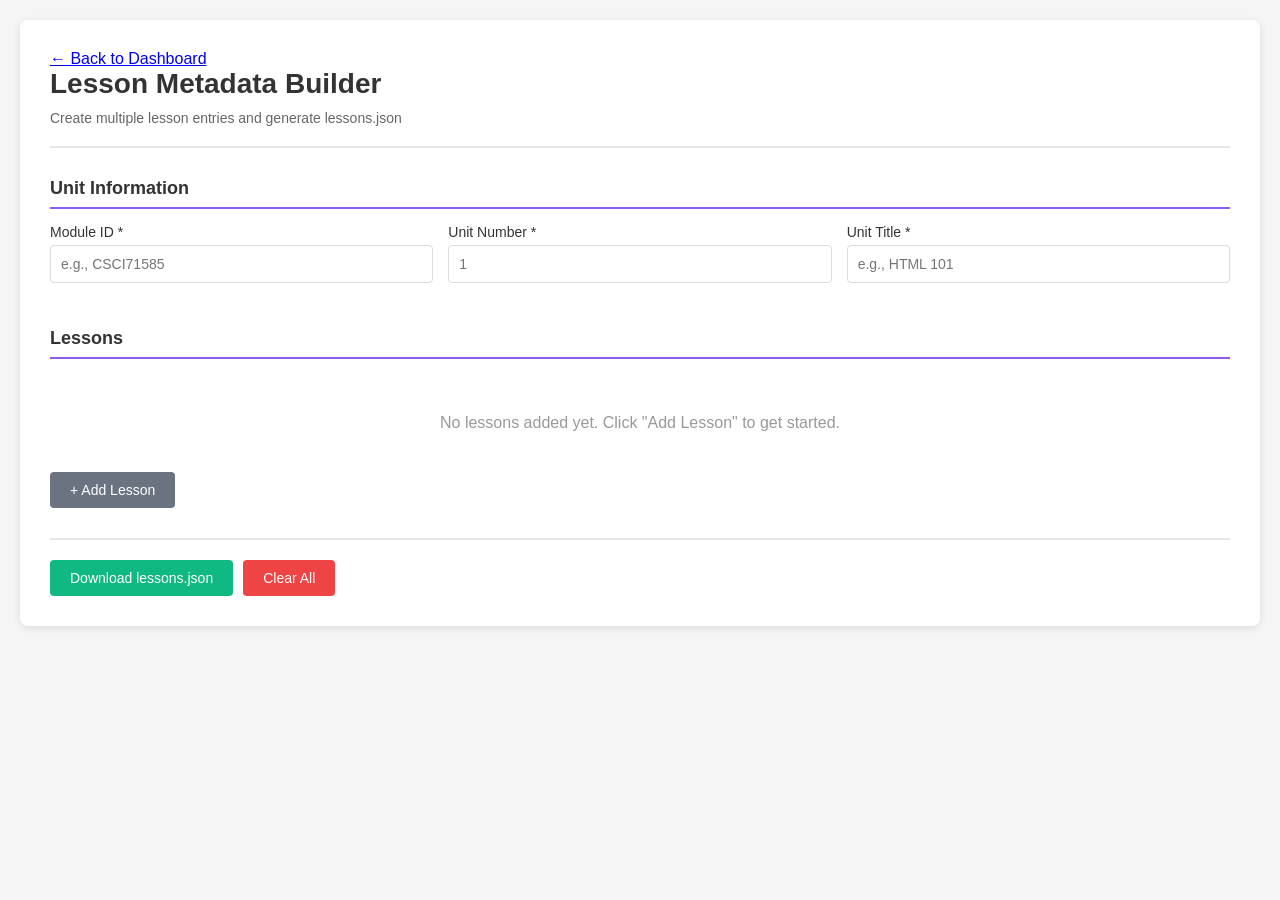
<file: tools/WTP/admin/lesson-metadata-builder.html>
<!DOCTYPE html>
<html lang="en">
<head>
    <meta charset="UTF-8">
    <meta name="viewport" content="width=device-width, initial-scale=1.0">
    <title>Lesson Metadata Builder | CS WTP Admin</title>
    <link rel="icon" type="image/svg+xml" href="../assets/icons/ulaw-logo.svg">
    <style>
        * {
            margin: 0;
            padding: 0;
            box-sizing: border-box;
        }

        body {
            font-family: -apple-system, BlinkMacSystemFont, 'Segoe UI', Roboto, sans-serif;
            background: #f5f5f5;
            padding: 20px;
        }

        .container {
            max-width: 1400px;
            margin: 0 auto;
            background: white;
            border-radius: 8px;
            box-shadow: 0 2px 8px rgba(0,0,0,0.1);
            padding: 30px;
        }

        .header {
            margin-bottom: 30px;
            padding-bottom: 20px;
            border-bottom: 2px solid #e5e7eb;
        }

        h1 {
            color: #333;
            font-size: 28px;
            margin-bottom: 10px;
        }

        .subtitle {
            color: #666;
            font-size: 14px;
        }

        .section {
            margin-bottom: 30px;
        }

        .section-title {
            font-size: 18px;
            font-weight: 600;
            color: #333;
            margin-bottom: 15px;
            padding-bottom: 8px;
            border-bottom: 2px solid #8b5cf6;
        }

        .form-group {
            margin-bottom: 15px;
        }

        label {
            display: block;
            font-weight: 500;
            margin-bottom: 5px;
            color: #333;
            font-size: 14px;
        }

        input[type="text"],
        input[type="number"],
        textarea,
        select {
            width: 100%;
            padding: 10px;
            border: 1px solid #ddd;
            border-radius: 4px;
            font-size: 14px;
            font-family: inherit;
        }

        input:focus,
        textarea:focus,
        select:focus {
            outline: none;
            border-color: #8b5cf6;
        }

        .grid-2 {
            display: grid;
            grid-template-columns: 1fr 1fr;
            gap: 15px;
        }

        .grid-3 {
            display: grid;
            grid-template-columns: repeat(3, 1fr);
            gap: 15px;
        }

        .lesson-card {
            border: 2px solid #e5e7eb;
            border-radius: 8px;
            padding: 20px;
            margin-bottom: 20px;
            background: #fafafa;
        }

        .lesson-card-header {
            display: flex;
            justify-content: space-between;
            align-items: center;
            margin-bottom: 20px;
            padding-bottom: 15px;
            border-bottom: 1px solid #e5e7eb;
        }

        .lesson-number {
            font-size: 18px;
            font-weight: 600;
            color: #8b5cf6;
        }

        .checkbox-group {
            display: flex;
            gap: 15px;
            flex-wrap: wrap;
        }

        .checkbox-item {
            display: flex;
            align-items: center;
            gap: 6px;
        }

        .checkbox-item input[type="checkbox"] {
            width: auto;
            margin: 0;
        }

        .hints-container {
            border: 1px solid #ddd;
            border-radius: 4px;
            padding: 15px;
            background: white;
            margin-bottom: 10px;
        }

        .hint-item {
            display: flex;
            gap: 10px;
            margin-bottom: 10px;
            align-items: center;
        }

        .hint-item input {
            flex: 1;
        }

        .btn {
            padding: 10px 20px;
            border: none;
            border-radius: 4px;
            cursor: pointer;
            font-size: 14px;
            font-weight: 500;
            transition: all 0.2s;
            text-decoration: none;
            display: inline-block;
        }

        .btn-primary {
            background: #8b5cf6;
            color: white;
        }

        .btn-primary:hover {
            background: #7c3aed;
        }

        .btn-secondary {
            background: #6b7280;
            color: white;
        }

        .btn-secondary:hover {
            background: #4b5563;
        }

        .btn-success {
            background: #10b981;
            color: white;
        }

        .btn-success:hover {
            background: #059669;
        }

        .btn-danger {
            background: #ef4444;
            color: white;
        }

        .btn-danger:hover {
            background: #dc2626;
        }

        .btn-small {
            padding: 6px 12px;
            font-size: 13px;
        }

        .actions {
            display: flex;
            gap: 10px;
            padding-top: 20px;
            border-top: 2px solid #e5e7eb;
        }

        .empty-state {
            text-align: center;
            padding: 40px;
            color: #999;
        }
    </style>
</head>
<body>
    <div class="container">
        <div class="header">
            <a href="index.html" class="back-link">← Back to Dashboard</a>
            <h1>Lesson Metadata Builder</h1>
            <p class="subtitle">Create multiple lesson entries and generate lessons.json</p>
        </div>
        
        <!-- Unit Info -->
        <div class="section">
            <h2 class="section-title">Unit Information</h2>
            <div class="grid-3">
                <div class="form-group">
                    <label for="moduleId">Module ID *</label>
                    <input type="text" id="moduleId" placeholder="e.g., CSCI71585">
                </div>
                <div class="form-group">
                    <label for="unitNumber">Unit Number *</label>
                    <input type="number" id="unitNumber" min="1" placeholder="1">
                </div>
                <div class="form-group">
                    <label for="unitTitle">Unit Title *</label>
                    <input type="text" id="unitTitle" placeholder="e.g., HTML 101">
                </div>
            </div>
        </div>
        
        <!-- Lessons List -->
        <div class="section">
            <h2 class="section-title">Lessons</h2>
            <div id="lessonsList">
                <!-- Lessons will be added here -->
            </div>
            <button class="btn btn-secondary" id="addLessonBtn">+ Add Lesson</button>
        </div>
        
        <!-- Actions -->
        <div class="actions">
            <button class="btn btn-success" id="downloadBtn">Download lessons.json</button>
            <button class="btn btn-danger" id="clearBtn">Clear All</button>
        </div>
    </div>
    
    <script src="lesson-metadata-builder.js"></script>
</body>
</html>
</file>
<file: tools/WTP/css/variables.css>
:root {
  /* Brand Colours */
  --brand-primary: #94248c;
  --brand-secondary: #44294a;
  --brand-grey: #494950;
  --brand-teal-dark: #043444;
  --brand-teal-light: #9cc4d4;

  /* Background Colours */
  --bg-primary: #ffffff;
  --bg-secondary: #f5f5f5;
  --bg-tertiary: #e8e8e8;
  --bg-card: #ffffff;

  /* Border Colours */
  --border-primary: #d1d1d1;
  --border-secondary: #94248c;

  /* Text Colours */
  --text-primary: #1e1e1e;
  --text-secondary: #494950;
  --text-tertiary: #9ca3af;
  --text-heading: #000000;

  /* Accent/Interactive Colours */
  --accent-primary: #94248c;
  --accent-primary-hover: #a82d9a;
  --accent-secondary: #043444;
  --accent-success: #0e7b42;

  /* Technology Tags */
  --tag-html: #d97706;
  --tag-css: #94248c;
  --tag-javascript: #eab308;
  --tag-python: #3776ab;

  /* State Colours */
  --state-locked: rgba(73, 73, 80, 0.3);
  --state-hover: #f9f9f9;
  --state-active: #f0e6ef;

  /* Progress Bar */
  --progress-fill: #94248c;
  --progress-empty: #e5e5e5;

  /* Spacing */
  --spacing-xs: 4px;
  --spacing-sm: 8px;
  --spacing-md: 12px;
  --spacing-lg: 16px;
  --spacing-xl: 24px;
  --spacing-xxl: 32px;

  /* Border Radius */
  --radius-sm: 4px;
  --radius-md: 8px;
  --radius-lg: 12px;

  /* Typography */
  --font-family: -apple-system, BlinkMacSystemFont, 'Segoe UI', Roboto, Oxygen, Ubuntu, Cantarell, sans-serif;
  --font-mono: 'Consolas', 'Monaco', 'Courier New', monospace;
  
  --font-size-sm: 12px;
  --font-size-base: 14px;
  --font-size-md: 16px;
  --font-size-lg: 18px;
  --font-size-xl: 24px;
  
  --font-weight-normal: 400;
  --font-weight-medium: 500;
  --font-weight-semibold: 600;

  /* Transitions */
  --transition-fast: 0.15s ease;
  --transition-base: 0.2s ease;

  --icon-invert: 0;
}

/* ===========================
   Dark Theme
   =========================== */

[data-theme="dark"] {
  /* Background Colours */
  --bg-primary: #0d0d0d;
  --bg-secondary: #1a1a1a;
  --bg-tertiary: #262626;
  --bg-card: #1a1a1a;

  /* Border Colours */
  --border-primary: #333333;
  --border-secondary: #a82d9a;

  /* Text Colours */
  --text-primary: #e8e8e8;
  --text-secondary: #b3b3b3;
  --text-tertiary: #808080;
  --text-heading: #ffffff;

  /* Accent/Interactive Colours */
  --accent-primary: #a82d9a;
  --accent-primary-hover: #c23db3;
  --accent-secondary: #9cc4d4;
  --accent-success: #34d399;

  /* Technology Tags */
  --tag-html: #fb923c;
  --tag-css: #a82d9a;
  --tag-javascript: #fbbf24;
  --tag-python: #4b8bbe;

  /* State Colours */
  --state-locked: rgba(179, 179, 179, 0.2);
  --state-hover: #262626;
  --state-active: #2d1a2c;

  /* Progress Bar */
  --progress-fill: #a82d9a;
  --progress-empty: #333333;

  --icon-invert: 1;

  /* Brand colors stay the same in dark mode */
  /* Spacing, Typography, Transitions unchanged */
}
</file>
<file: tools/WTP/css/common.css>
/* ===========================
   CSS Reset & Base Styles
   =========================== */

* {
  margin: 0;
  padding: 0;
  box-sizing: border-box;
}

html {
  height: 100%;
}

body {
  min-height: 100%;
  display: flex;
  flex-direction: column;
  font-family: var(--font-family);
  font-size: var(--font-size-base);
  line-height: 1.6;
  color: var(--text-primary);
  background: var(--bg-primary);
}

/* ===========================
   Global Header
   =========================== */

.global-header {
  background: var(--bg-tertiary);
  border-bottom: 1px solid var(--border-primary);
  padding: var(--spacing-lg) var(--spacing-xl);
}

.header-container {
    display: flex;
    align-items: center;
    justify-content: space-between;
    gap: var(--spacing-lg);
}

.header-right {
    display: flex;
    align-items: center;
}

.header-left {
  position: absolute;
  /* left: calc(-1 * (100vw - 1200px) / 2 + var(--spacing-lg)); */
  display: flex;
  align-items: center;
}

.nav-btn {
    background: transparent;
    border: none;
    color: var(--text-primary);
    cursor: pointer;
    padding: 8px 12px;
    font-size: 20px;
    transition: all 0.2s;
}

.nav-btn:hover {
    background: rgba(0, 0, 0, 0.05);
    border-radius: 4px;
}

[data-theme="dark"] .nav-btn:hover {
    background: rgba(255, 255, 255, 0.1);
}

.theme-icon {
    display: inline-block;
}

.logo {
  display: flex;
  align-items: center;
}

.logo img {
  height: 48px;
  width: auto;
}

.header-center {
  width: 100%;
  text-align: center;
}

.platform-title {
  font-size: var(--font-size-xl);
  margin: 0;
  white-space: nowrap;
}

.platform-title .subject {
  color: var(--accent-primary);
  font-weight: var(--font-weight-semibold);
}

.platform-title .separator {
  color: var(--text-tertiary);
  font-weight: var(--font-weight-normal);
}

.platform-title .platform {
  color: var(--text-secondary);
  font-weight: var(--font-weight-normal);
}

/* Responsive */
@media (max-width: 1200px) {
  .header-left {
    position: static;
  }
  
  .header-container {
    justify-content: space-between;
  }
  
  .header-center {
    text-align: center;
    flex: 1;
  }
}

/* ===========================
   Main Content Area
   =========================== */

.main-content {
  flex: 1;
  max-width: 1200px;
  width: 100%;
  margin: 0 auto;
  padding: var(--spacing-xxl) var(--spacing-xl);
}

/* ===========================
   Global Footer
   =========================== */

.global-footer {
  background: var(--bg-tertiary);
  border-top: 1px solid var(--border-primary);
  padding: var(--spacing-md) 0;
  margin-top: auto;
}

.footer-container {
  max-width: 1200px;
  margin: 0 auto;
  padding: 0 var(--spacing-xl);
  display: flex;
  align-items: center;
  justify-content: space-between;
}

.copyright {
  font-size: var(--font-size-sm);
  color: var(--text-secondary);
  margin: 0;
}

.footer-links {
  display: flex;
  align-items: center;
  gap: var(--spacing-md);
  font-size: var(--font-size-sm);
}

.footer-links a {
  color: var(--text-secondary);
  text-decoration: none;
  transition: color var(--transition-base);
}

.footer-links a:hover {
  color: var(--accent-primary);
}

.footer-links .separator {
  color: var(--text-tertiary);
}

/* Responsive */
@media (max-width: 768px) {
  .footer-container {
    flex-direction: column;
    gap: var(--spacing-sm);
  }
}

/* ===========================
   Common Components
   =========================== */

/* Buttons */
.btn {
  display: inline-block;
  padding: var(--spacing-sm) var(--spacing-lg);
  font-size: var(--font-size-base);
  font-weight: var(--font-weight-medium);
  color: var(--text-primary);
  background: var(--accent-primary);
  border: none;
  border-radius: var(--radius-md);
  cursor: pointer;
  text-decoration: none;
  transition: background var(--transition-base);
}

.btn:hover {
  background: var(--accent-primary-hover);
}

.btn-secondary {
  background: var(--accent-secondary);
}

/* Cards */
.card {
  background: var(--bg-card);
  border: 1px solid var(--border-primary);
  border-radius: var(--radius-lg);
  padding: var(--spacing-xl);
  transition: border-color var(--transition-base), transform var(--transition-base);
}

.card:hover {
  border-color: var(--border-secondary);
  transform: translateY(-2px);
}

.card.locked {
  opacity: 0.6;
  cursor: not-allowed;
  position: relative;
}

.card.locked::after {
  content: '';
  position: absolute;
  top: 0;
  left: 0;
  right: 0;
  bottom: 0;
  background: var(--state-locked);
  border-radius: var(--radius-lg);
  pointer-events: none;
}

/* Technology Tags */
.tag {
  display: inline-block;
  padding: var(--spacing-xs) var(--spacing-md);
  font-size: var(--font-size-sm);
  font-weight: var(--font-weight-medium);
  border-radius: var(--radius-sm);
  background: transparent;
}

.tag-html {
  border: 1px solid;
  background: rgba(220, 53, 69, 0.1);   /* Light red background */
  color: #c82333;                        /* Darker red text */
  border-color: rgba(220, 53, 69, 0.3);  /* Medium red border */
}

.tag-css {
  border: 1px solid;
  background: rgba(13, 110, 253, 0.1);   /* Light blue background */
  color: #0a58ca;                        /* Darker blue text */
  border-color: rgba(13, 110, 253, 0.3); /* Medium blue border */
}

.tag-javascript {
  border: 1px solid;
  background: rgba(253, 126, 20, 0.1);   /* Light orange background */
  color: #cc5200;                        /* Darker orange text */
  border-color: rgba(253, 126, 20, 0.3); /* Medium orange border */
}

.tag-python {
    background: var(--tag-python);
    color: white;  /* Python blue needs white text */
}

/* Progress Bar */
.progress-bar {
  width: 100%;
  height: 8px;
  background: var(--progress-empty);
  border-radius: var(--radius-sm);
  overflow: hidden;
}

.progress-fill {
  height: 100%;
  background: var(--progress-fill);
  transition: width var(--transition-base);
}

.progress-text {
  font-size: var(--font-size-sm);
  color: var(--text-secondary);
  margin-top: var(--spacing-xs);
}

/* ===========================
   Info Banner
   =========================== */

.info-banner {
  display: flex;
  align-items: flex-start;
  gap: var(--spacing-lg);
  background: var(--bg-secondary);
  border: 1px solid var(--accent-primary);
  border-radius: var(--radius-md);
  padding: var(--spacing-xl);
  margin-bottom: var(--spacing-xxl);
}

.banner-icon {
  font-size: 32px;
  flex-shrink: 0;
  line-height: 1;
  color: var(--accent-primary);
}

.banner-content {
  flex: 1;
}

.banner-title {
  font-size: var(--font-size-lg);
  font-weight: var(--font-weight-semibold);
  color: var(--text-heading);
  margin-bottom: var(--spacing-sm);
}

.banner-text {
  font-size: var(--font-size-base);
  color: var(--text-secondary);
  line-height: 1.6;
  margin: 0;
}
</file>
<file: tools/WTP/css/module-list.css>
/* ===========================
   Module List Page Styles
   =========================== */

.page-header {
  text-align: center;
  margin-bottom: var(--spacing-xxl);
}

.page-title {
  font-size: var(--font-size-xl);
  font-weight: var(--font-weight-semibold);
  color: var(--text-heading);
  margin-bottom: var(--spacing-sm);
}

.page-description {
  font-size: var(--font-size-md);
  color: var(--text-secondary);
  margin: 0;
}

/* Module Grid */
.module-grid {
  display: grid;
  grid-template-columns: repeat(auto-fill, minmax(350px, 1fr));
  gap: var(--spacing-xl);
}

/* Module Card */
.module-card {
  display: flex;
  align-items: center;
  gap: var(--spacing-lg);
  background: var(--bg-card);
  border: 1px solid var(--border-primary);
  border-radius: var(--radius-lg);
  padding: var(--spacing-xl);
  text-decoration: none;
  color: var(--text-primary);
  transition: all var(--transition-base);
  cursor: pointer;
}

.module-card:hover {
  border-color: var(--border-secondary);
  transform: translateY(-2px);
  box-shadow: 0 4px 12px rgba(0, 0, 0, 0.1);
}

/* Module Content */
.module-content {
  flex: 1;
}

.module-header {
  font-size: var(--font-size-sm);
  color: var(--text-tertiary);
  margin-bottom: var(--spacing-sm);
  font-weight: var(--font-weight-medium);
}

.meta-separator {
  margin: 0 var(--spacing-xs);
}

.module-title {
  font-size: var(--font-size-lg);
  font-weight: var(--font-weight-semibold);
  color: var(--text-heading);
  margin-bottom: var(--spacing-sm);
}

.module-description {
  font-size: var(--font-size-base);
  color: var(--text-secondary);
  margin-bottom: var(--spacing-md);
  line-height: 1.5;
}

.module-meta {
  font-size: var(--font-size-sm);
  color: var(--text-tertiary);
  margin-bottom: var(--spacing-sm);
}

.module-units {
  font-weight: var(--font-weight-medium);
}

.module-entry {
  font-size: var(--font-size-sm);
  color: var(--text-secondary);
}

.entry-label {
  font-weight: var(--font-weight-medium);
}

/* Module Arrow */
.module-arrow {
  font-size: var(--font-size-xl);
  color: var(--accent-primary);
  flex-shrink: 0;
  transition: transform var(--transition-base);
}

.module-card:hover .module-arrow {
  transform: translateX(4px);
}

/* Archive Toggle Link */
.archive-toggle {
  text-align: center;
  margin-top: var(--spacing-xxl);
  font-size: var(--font-size-sm);
}

.archive-toggle a {
  color: var(--text-secondary);
  text-decoration: underline;
}

.archive-toggle a:hover {
  color: var(--accent-primary);
}

/* Archived Badge on Module Cards */
.archived-badge {
  color: var(--text-tertiary);
  font-style: italic;
}

/* Sandbox Link */
.sandbox-link {
  display: inline-block;
  margin-top: var(--spacing-md);
  padding: var(--spacing-sm) var(--spacing-lg);
  border: 1px solid var(--accent-primary);
  border-radius: var(--radius-sm);
  color: var(--accent-primary);
  font-size: var(--font-size-sm);
  font-weight: var(--font-weight-medium);
  text-decoration: none;
  transition: all var(--transition-base);
}

.sandbox-link:hover {
  background: var(--accent-primary);
  color: white;
}

/* Responsive */
@media (max-width: 768px) {
  .module-grid {
    grid-template-columns: 1fr;
  }
}
</file>
<file: assets/styles.css>
/* ============================================================
   Department Teaching Tools — light (default) + dark toggle
   ============================================================ */

:root {
  /* light theme (default) */
  --bg-page:      #FFFFFF;
  --bg-elevated:  #FFFFFF;
  --bg-hover:     #F5F5F5;
  --bg-tertiary:  #E8E8E8;
  --border:       #D1D1D1;
  --border-strong:#94248C;
  --text:         #1E1E1E;
  --text-muted:   #494950;
  --text-faint:   #9CA3AF;
  --heading:      #000000;
  --accent:           #94248C;
  --accent-hover:     #A82D9A;
  --accent-secondary: #043444;
  --success: #0E7B42;
  --warn:    #D97706;
  --tag-html:   #D97706;
  --tag-css:    #94248C;
  --tag-js:     #92730A;
  --tag-python: #3776AB;
  --shadow:        rgba(30, 30, 30, 0.08);
  --shadow-strong: rgba(148, 36, 140, 0.12);

  --mono: 'IBM Plex Mono', ui-monospace, SFMono-Regular, Menlo, Consolas, monospace;
  --sans: 'IBM Plex Sans', -apple-system, BlinkMacSystemFont, 'Segoe UI', sans-serif;
  --radius: 10px;
}

[data-theme="dark"] {
  --bg-page:      #11162B;
  --bg-elevated:  #171D3A;
  --bg-hover:     #1A2143;
  --bg-tertiary:  #1F2649;
  --border:       #262E52;
  --border-strong:#14A78E;
  --text:         #E6E9F5;
  --text-muted:   #7C86AD;
  --text-faint:   #7C86AD;
  --heading:      #E6E9F5;
  --accent:           #21E6C1;
  --accent-hover:     #4FEFD2;
  --accent-secondary: #F2A93B;
  --success: #21E6C1;
  --warn:    #F2A93B;
  --tag-html:   #F2A93B;
  --tag-css:    #21E6C1;
  --tag-js:     #EAB308;
  --tag-python: #60A5FA;
  --shadow:        rgba(0, 0, 0, 0.35);
  --shadow-strong: rgba(33, 230, 193, 0.15);
}

@media (prefers-reduced-motion: reduce) {
  * { animation-duration: 0.01ms !important; animation-iteration-count: 1 !important; transition-duration: 0.01ms !important; }
}

* { box-sizing: border-box; }
html { scroll-behavior: smooth; }

body {
  margin: 0;
  background: var(--bg-page);
  color: var(--text);
  font-family: var(--sans);
  line-height: 1.55;
  -webkit-font-smoothing: antialiased;
  transition: background 0.15s ease, color 0.15s ease;
}
[data-theme="dark"] body {
  background-image:
    radial-gradient(1200px 600px at 15% -10%, rgba(33,230,193,0.08), transparent 60%),
    radial-gradient(900px 500px at 100% 0%, rgba(242,169,59,0.06), transparent 55%);
}

a { color: inherit; }

.wrap { max-width: 1120px; margin: 0 auto; padding: 0 28px; }

/* ---------- Top nav ---------- */
.topnav {
  position: sticky; top: 0; z-index: 20;
  background: color-mix(in srgb, var(--bg-page) 85%, transparent);
  backdrop-filter: blur(10px);
  border-bottom: 1px solid var(--border);
}
.topnav .wrap { display: flex; align-items: center; justify-content: space-between; height: 64px; gap: 16px; }
.brand { display: flex; align-items: center; gap: 10px; text-decoration: none; font-family: var(--mono); font-size: 15px; color: var(--heading); letter-spacing: 0.02em; }
.brand .cursor { display: inline-block; width: 8px; height: 16px; background: var(--accent); animation: blink 1.1s steps(1) infinite; }
@keyframes blink { 50% { opacity: 0; } }
.nav-right { display: flex; align-items: center; gap: 18px; }
.crumbs { font-family: var(--mono); font-size: 13px; color: var(--text-faint); }
.crumbs a { text-decoration: none; color: var(--text-faint); }
.crumbs a:hover { color: var(--accent); }
.crumbs .sep { margin: 0 6px; opacity: 0.6; }
.crumbs .here { color: var(--accent); }

/* ---------- Theme toggle ---------- */
.theme-toggle {
  display: inline-flex; align-items: center; justify-content: center;
  width: 34px; height: 34px;
  border-radius: 999px;
  border: 1px solid var(--border);
  background: var(--bg-hover);
  color: var(--text-muted);
  cursor: pointer;
  font-size: 15px;
  line-height: 1;
  padding: 0;
}
.theme-toggle:hover { border-color: var(--border-strong); color: var(--accent); }
.theme-toggle:focus-visible { outline: 2px solid var(--accent); outline-offset: 2px; }
.theme-icon.moon { display: inline; }
.theme-icon.sun { display: none; }
[data-theme="dark"] .theme-icon.moon { display: none; }
[data-theme="dark"] .theme-icon.sun { display: inline; }

/* ---------- Hero / terminal ---------- */
.hero { padding: 88px 0 56px; border-bottom: 1px solid var(--border); }
.hero .eyebrow { font-family: var(--mono); font-size: 13px; color: var(--accent); letter-spacing: 0.06em; margin: 0 0 14px; font-weight: 600; }
.hero h1 { font-size: clamp(32px, 4.6vw, 52px); line-height: 1.08; margin: 0 0 18px; font-weight: 700; letter-spacing: -0.01em; max-width: 16ch; color: var(--heading); }
.hero p.lede { font-size: 18px; color: var(--text-muted); max-width: 56ch; margin: 0 0 34px; }

.terminal {
  background: var(--bg-elevated);
  border: 1px solid var(--border);
  border-radius: var(--radius);
  overflow: hidden;
  max-width: 620px;
  box-shadow: 0 20px 60px var(--shadow);
}
.terminal .bar { display: flex; align-items: center; gap: 8px; padding: 10px 14px; background: var(--bg-hover); border-bottom: 1px solid var(--border); }
.terminal .dot { width: 10px; height: 10px; border-radius: 50%; background: var(--border); }
.terminal .path { margin-left: 8px; font-family: var(--mono); font-size: 12px; color: var(--text-faint); }
.terminal .body { padding: 18px 20px 22px; font-family: var(--mono); font-size: 14px; color: var(--text); min-height: 168px; }
.terminal .promptline { color: var(--text-faint); }
.terminal .promptline .accent { color: var(--accent); }
.terminal .out { color: var(--text); white-space: pre-wrap; }
.terminal .out .dir { color: var(--accent-secondary); font-weight: 600; }
.terminal .type-cursor { display: inline-block; width: 7px; height: 15px; background: var(--accent); vertical-align: -2px; animation: blink 1s steps(1) infinite; }

/* ---------- Sections ---------- */
.section { padding: 64px 0; border-bottom: 1px solid var(--border); }
.section:last-of-type { border-bottom: none; }
.section-head { display: flex; align-items: baseline; justify-content: space-between; gap: 20px; margin-bottom: 28px; flex-wrap: wrap; }
.section-head h2 { font-size: 26px; margin: 0; font-weight: 700; color: var(--heading); }
.section-head .path-label { font-family: var(--mono); font-size: 13px; color: var(--text-faint); }
.section-desc { color: var(--text-muted); max-width: 62ch; margin: -14px 0 28px; }

/* ---------- Cards ---------- */
.grid { display: grid; grid-template-columns: repeat(auto-fill, minmax(260px, 1fr)); gap: 18px; }
.card {
  position: relative; display: flex; flex-direction: column; gap: 10px;
  background: var(--bg-elevated);
  border: 1px solid var(--border);
  border-radius: var(--radius);
  padding: 22px;
  text-decoration: none;
  color: var(--text);
  box-shadow: 0 1px 2px var(--shadow);
  transition: border-color 0.15s ease, transform 0.15s ease, box-shadow 0.15s ease, background 0.15s ease;
}
.card:hover { border-color: var(--border-strong); transform: translateY(-2px); background: var(--bg-hover); box-shadow: 0 10px 24px var(--shadow-strong); }
.card:focus-visible { outline: 2px solid var(--accent); outline-offset: 2px; }
.card .path { font-family: var(--mono); font-size: 12px; color: var(--accent); letter-spacing: 0.01em; }
.card h3 { margin: 0; font-size: 18px; font-weight: 600; color: var(--heading); }
.card p { margin: 0; color: var(--text-muted); font-size: 14.5px; flex-grow: 1; }
.card .tags { display: flex; flex-wrap: wrap; gap: 6px; margin-top: 4px; }
.tag { font-family: var(--mono); font-size: 11px; font-weight: 600; color: var(--text-muted); background: var(--bg-tertiary); border: 1px solid var(--border); border-radius: 999px; padding: 3px 9px; }
.tag-html   { color: var(--tag-html);   border-color: color-mix(in srgb, var(--tag-html) 45%, var(--border)); }
.tag-css    { color: var(--tag-css);    border-color: color-mix(in srgb, var(--tag-css) 45%, var(--border)); }
.tag-js     { color: var(--tag-js);     border-color: color-mix(in srgb, var(--tag-js) 45%, var(--border)); }
.tag-python { color: var(--tag-python); border-color: color-mix(in srgb, var(--tag-python) 45%, var(--border)); }
.card .arrow { position: absolute; top: 20px; right: 20px; color: var(--text-faint); transition: transform 0.15s ease, color 0.15s ease; }
.card:hover .arrow { color: var(--accent); transform: translate(2px, -2px); }
.card.module { background: linear-gradient(160deg, var(--bg-elevated), var(--bg-hover)); }
.card.placeholder { opacity: 0.6; cursor: default; }
.card.placeholder:hover { transform: none; border-color: var(--border); background: var(--bg-elevated); box-shadow: 0 1px 2px var(--shadow); }

.status { font-family: var(--mono); font-size: 11px; font-weight: 600; padding: 2px 8px; border-radius: 999px; align-self: flex-start; }
.status.live { color: var(--success); border: 1px solid color-mix(in srgb, var(--success) 45%, var(--border)); }
.status.soon { color: var(--warn); border: 1px solid color-mix(in srgb, var(--warn) 45%, var(--border)); }

/* ---------- Progress bar ---------- */
.progress { height: 6px; border-radius: 999px; background: var(--bg-tertiary); overflow: hidden; }
.progress > span { display: block; height: 100%; background: var(--accent); border-radius: 999px; }

/* ---------- Footer ---------- */
footer { padding: 40px 0 60px; }
footer .wrap { display: flex; justify-content: space-between; align-items: center; flex-wrap: wrap; gap: 12px; font-family: var(--mono); font-size: 12.5px; color: var(--text-faint); }

/* ---------- Back link (module pages) ---------- */
.back-link { display: inline-flex; align-items: center; gap: 6px; font-family: var(--mono); font-size: 13px; color: var(--text-muted); text-decoration: none; margin-bottom: 22px; }
.back-link:hover { color: var(--accent); }

@media (max-width: 640px) {
  .hero { padding: 64px 0 40px; }
  .section { padding: 44px 0; }
}
</file>
<file: tools/WTP/css/unit-list.css>
/* ===========================
   Unit List Page Styles
   =========================== */

/* Breadcrumb Navigation */
.breadcrumb {
  margin-bottom: var(--spacing-xl);
}

.breadcrumb-link {
  display: inline-flex;
  align-items: center;
  font-size: var(--font-size-base);
  color: var(--text-secondary);
  text-decoration: none;
  transition: color var(--transition-base);
}

.breadcrumb-link:hover {
  color: var(--accent-primary);
}

/* Module Header */
.module-header {
  margin-bottom: var(--spacing-xxl);
  padding-bottom: var(--spacing-xl);
  border-bottom: 1px solid var(--border-primary);
}

.module-meta-info {
  font-size: var(--font-size-sm);
  color: var(--text-tertiary);
  margin-bottom: var(--spacing-sm);
  font-weight: var(--font-weight-medium);
}

.module-title {
  font-size: var(--font-size-xl);
  font-weight: var(--font-weight-semibold);
  color: var(--text-heading);
  margin-bottom: var(--spacing-sm);
}

.module-description {
  font-size: var(--font-size-md);
  color: var(--text-secondary);
  margin-bottom: var(--spacing-md);
  line-height: 1.6;
}

.module-stats {
  font-size: var(--font-size-sm);
  color: var(--text-tertiary);
}

/* Unit Grid */
.unit-grid {
  display: grid;
  grid-template-columns: repeat(auto-fill, minmax(350px, 1fr));
  gap: var(--spacing-xl);
}

/* Unit Card */
.unit-card {
  background: var(--bg-card);
  box-shadow: 0 1px 3px rgba(0, 0, 0, 0.1);
  border: 1px solid var(--border-primary);
  border-radius: var(--radius-lg);
  padding: var(--spacing-xl);
  text-decoration: none;
  color: var(--text-primary);
  transition: all var(--transition-base);
  cursor: pointer;
  display: flex;
  flex-direction: column;
  gap: var(--spacing-md);
}

.unit-card:hover:not(.locked) {
  border-color: var(--border-primary);
  transform: translateY(-2px);
  box-shadow: 0 4px 12px rgba(0, 0, 0, 0.5);
}

/* Active/In-Progress Units */
.unit-card:not(.locked):not(.completed) {
  border-color: var(--border-primary);
}

/* Completed Units - Green border + checkmark in title */
.unit-card.completed {
  border-color: var(--accent-success);
  background: rgba(0, 128, 0, 0.1);
}

.unit-card.completed .unit-title::before {
  content: '✓ ';
  color: var(--accent-success);
  margin-right: var(--spacing-sm);
}

/* Locked State */
.unit-card.locked {
  opacity: 0.6;
  cursor: not-allowed;
  border-color: var(--state-locked);
}

.lock-badge {
  display: flex;
  align-items: center;
  gap: var(--spacing-sm);
  font-size: var(--font-size-sm);
  color: var(--text-tertiary);
  margin-bottom: var(--spacing-sm);
}

.lock-icon {
  font-size: var(--font-size-md);
}

.lock-text {
  font-weight: var(--font-weight-medium);
}

/* Unit Header */
.unit-header {
  display: flex;
  justify-content: space-between;
  align-items: flex-start;
  gap: var(--spacing-md);
}

.unit-title {
  font-size: var(--font-size-lg);
  font-weight: var(--font-weight-semibold);
  color: var(--text-heading);
  margin: 0;
  flex: 1;
}

.unit-week {
  font-size: var(--font-size-sm);
  color: var(--text-tertiary);
  font-weight: var(--font-weight-medium);
  white-space: nowrap;
}

/* Unit Description */
.unit-description {
  font-size: var(--font-size-base);
  color: var(--text-secondary);
  line-height: 1.5;
  margin: 0;
}

/* Unit Meta */
.unit-meta {
  font-size: var(--font-size-sm);
  color: var(--text-tertiary);
}

.unit-lessons {
  font-weight: var(--font-weight-medium);
}

/* Unit Tags */
.unit-tags {
  display: flex;
  flex-wrap: wrap;
  gap: var(--spacing-sm);
}

/* Unit Progress */
.unit-progress {
  margin-top: auto;
}

.progress-text {
  display: block;
  margin-top: var(--spacing-sm);
}

/* Responsive */
@media (max-width: 768px) {
  .unit-grid {
    grid-template-columns: 1fr;
  }
}
</file>
